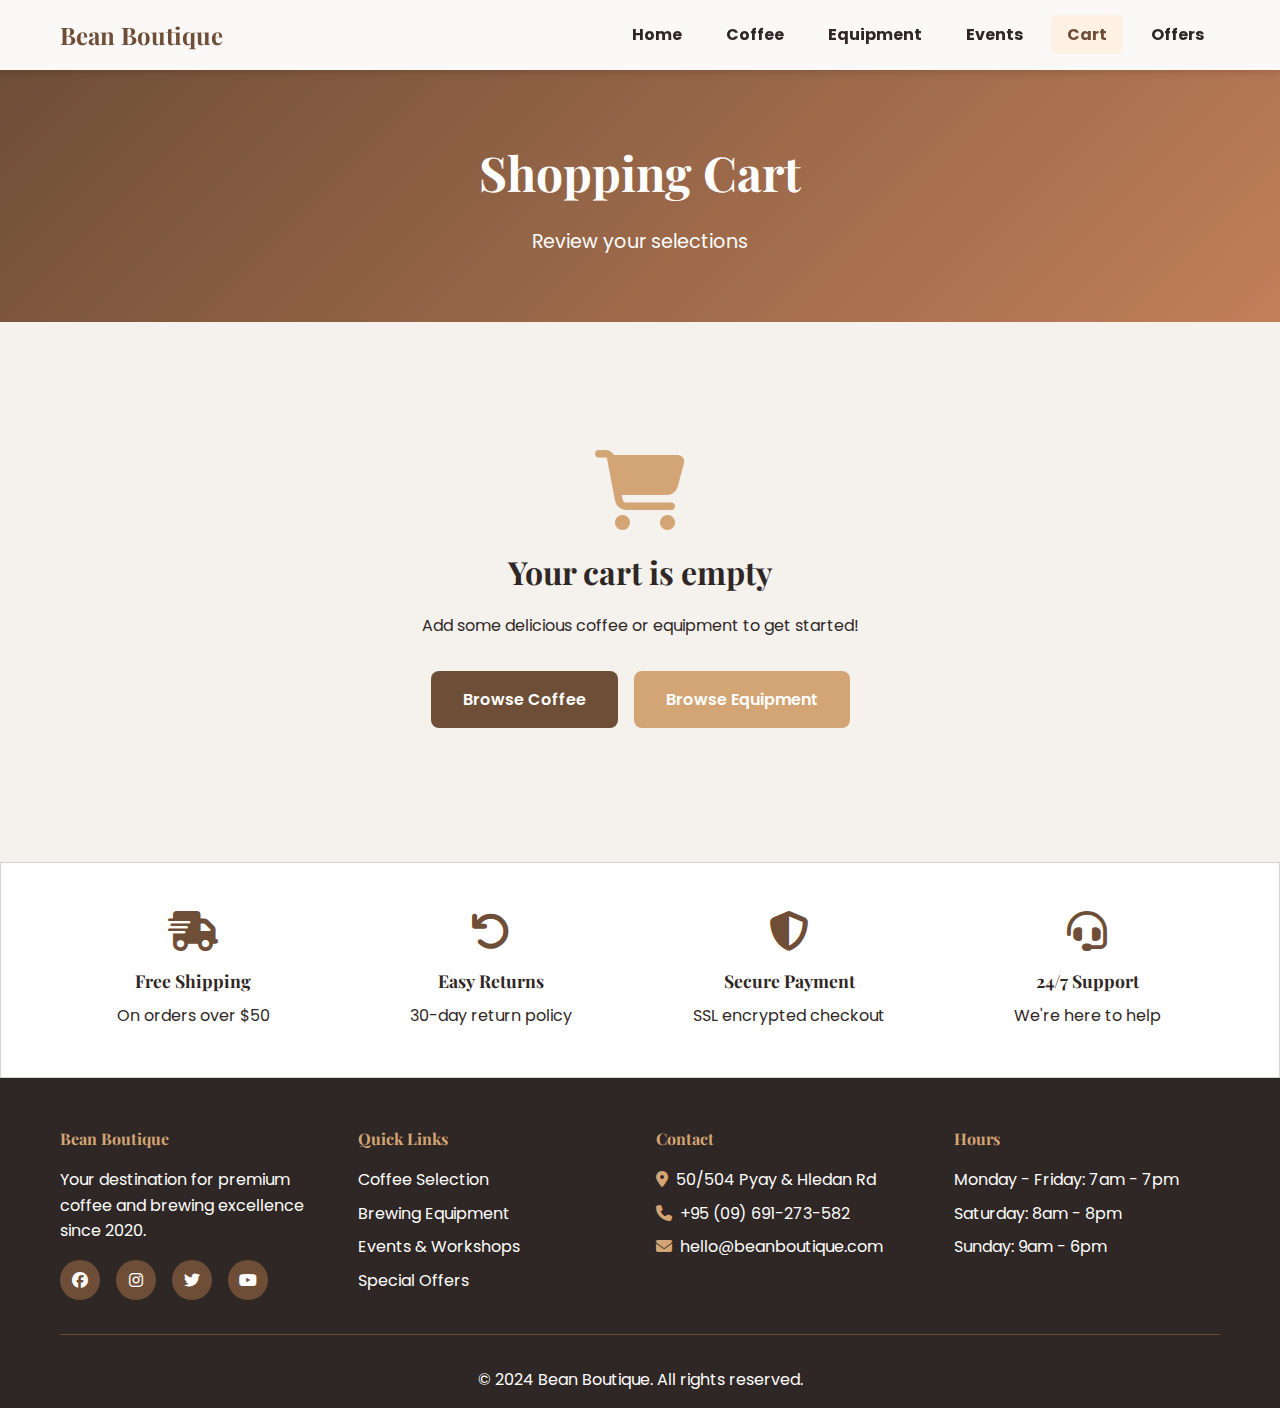
<file: cart.html>
<!DOCTYPE html>
<html lang="en">

<head>
    <meta charset="UTF-8">
    <meta name="viewport" content="width=device-width, initial-scale=1.0">
    <title>Shopping Cart - Bean Boutique</title>
    <link rel="stylesheet" href="styles.css">
    <link rel="stylesheet" href="https://cdnjs.cloudflare.com/ajax/libs/font-awesome/6.4.0/css/all.min.css">
    <link
        href="https://fonts.googleapis.com/css2?family=Playfair+Display:wght@400;700&family=Poppins:wght@300;400;600&display=swap"
        rel="stylesheet">
</head>

<body>
    <nav class="navbar">
        <div class="nav-container">
            <div class="logo">
                <span><a href="index.html">Bean Boutique</a></span>
            </div>
            <ul class="nav-menu">
                <li><a href="index.html">Home</a></li>
                <li><a href="coffee.html">Coffee</a></li>
                <li><a href="equipment.html">Equipment</a></li>
                <li><a href="events.html">Events</a></li>
                <li><a href="cart.html" class="active">Cart</a></li>
                <li><a href="offers.html">Offers</a></li>
            </ul>
            <div class="hamburger">
                <span></span>
                <span></span>
                <span></span>
            </div>
        </div>
    </nav>

    <header class="page-header">
        <div class="container">
            <h1>Shopping Cart</h1>
            <p>Review your selections</p>
        </div>
    </header>

    <section class="cart-section">
        <div class="container">
            <div class="cart-empty" id="emptyCart">
                <i class="fas fa-shopping-cart"></i>
                <h3>Your cart is empty</h3>
                <p>Add some delicious coffee or equipment to get started!</p>
                <div class="cart-empty-links">
                    <a href="coffee.html" class="btn">Browse Coffee</a>
                    <a href="equipment.html" class="btn btn-secondary">Browse Equipment</a>
                </div>
            </div>
            <div class="cart-container">
                <div class="cart-items" id="cartItems">
                </div>
                <div class="cart-summary" id="cartSummary">
                    <h3>Order Summary</h3>
                    <div class="summary-row">
                        <span>Subtotal:</span>
                        <span id="subtotal">$0.00</span>
                    </div>
                    <div class="summary-row">
                        <span>Shipping:</span>
                        <span id="shipping">$5.99</span>
                    </div>
                    <div class="summary-row">
                        <span>Tax (10%):</span>
                        <span id="tax">$0.00</span>
                    </div>
                    <div class="summary-divider"></div>
                    <div class="summary-row summary-total">
                        <span>Total:</span>
                        <span id="total">$0.00</span>
                    </div>
                    <button class="btn btn-checkout">Proceed to Checkout</button>
                    <p class="checkout-note"><i class="fas fa-lock"></i> Secure checkout - Coming soon!</p>
                    <a href="coffee.html" class="continue-shopping">Continue Shopping</a>
                </div>
            </div>
        </div>
    </section>

    <section class="cart-features">
        <div class="container">
            <div class="features-grid">
                <div class="feature-item">
                    <i class="fas fa-shipping-fast"></i>
                    <h4>Free Shipping</h4>
                    <p>On orders over $50</p>
                </div>
                <div class="feature-item">
                    <i class="fas fa-undo"></i>
                    <h4>Easy Returns</h4>
                    <p>30-day return policy</p>
                </div>
                <div class="feature-item">
                    <i class="fas fa-shield-alt"></i>
                    <h4>Secure Payment</h4>
                    <p>SSL encrypted checkout</p>
                </div>
                <div class="feature-item">
                    <i class="fas fa-headset"></i>
                    <h4>24/7 Support</h4>
                    <p>We're here to help</p>
                </div>
            </div>
        </div>
    </section>

    <footer class="footer">
        <div class="container">
            <div class="footer-grid">
                <div class="footer-col">
                    <h4>Bean Boutique</h4>
                    <p>Your destination for premium coffee and brewing excellence since 2020.</p>
                    <div class="social-icons">
                        <a href="#"><i class="fab fa-facebook"></i></a>
                        <a href="#"><i class="fab fa-instagram"></i></a>
                        <a href="#"><i class="fab fa-twitter"></i></a>
                        <a href="#"><i class="fab fa-youtube"></i></a>
                    </div>
                </div>
                <div class="footer-col">
                    <h4>Quick Links</h4>
                    <ul>
                        <li><a href="coffee.html">Coffee Selection</a></li>
                        <li><a href="equipment.html">Brewing Equipment</a></li>
                        <li><a href="events.html">Events & Workshops</a></li>
                        <li><a href="offers.html">Special Offers</a></li>
                    </ul>
                </div>
                <div class="footer-col">
                    <h4>Contact</h4>
                    <ul>
                        <li><i class="fas fa-map-marker-alt"></i>50/504 Pyay & Hledan Rd</li>
                        <li><i class="fas fa-phone"></i>+95 (09) 691-273-582</li>
                        <li><i class="fas fa-envelope"></i>hello@beanboutique.com</li>
                    </ul>
                </div>
                <div class="footer-col">
                    <h4>Hours</h4>
                    <ul>
                        <li>Monday - Friday: 7am - 7pm</li>
                        <li>Saturday: 8am - 8pm</li>
                        <li>Sunday: 9am - 6pm</li>
                    </ul>
                </div>
            </div>
            <div class="footer-bottom">
                <p>&copy; 2024 Bean Boutique. All rights reserved.</p>
            </div>
        </div>
    </footer>

    <script src="script.js"></script>
</body>

</html>
</file>
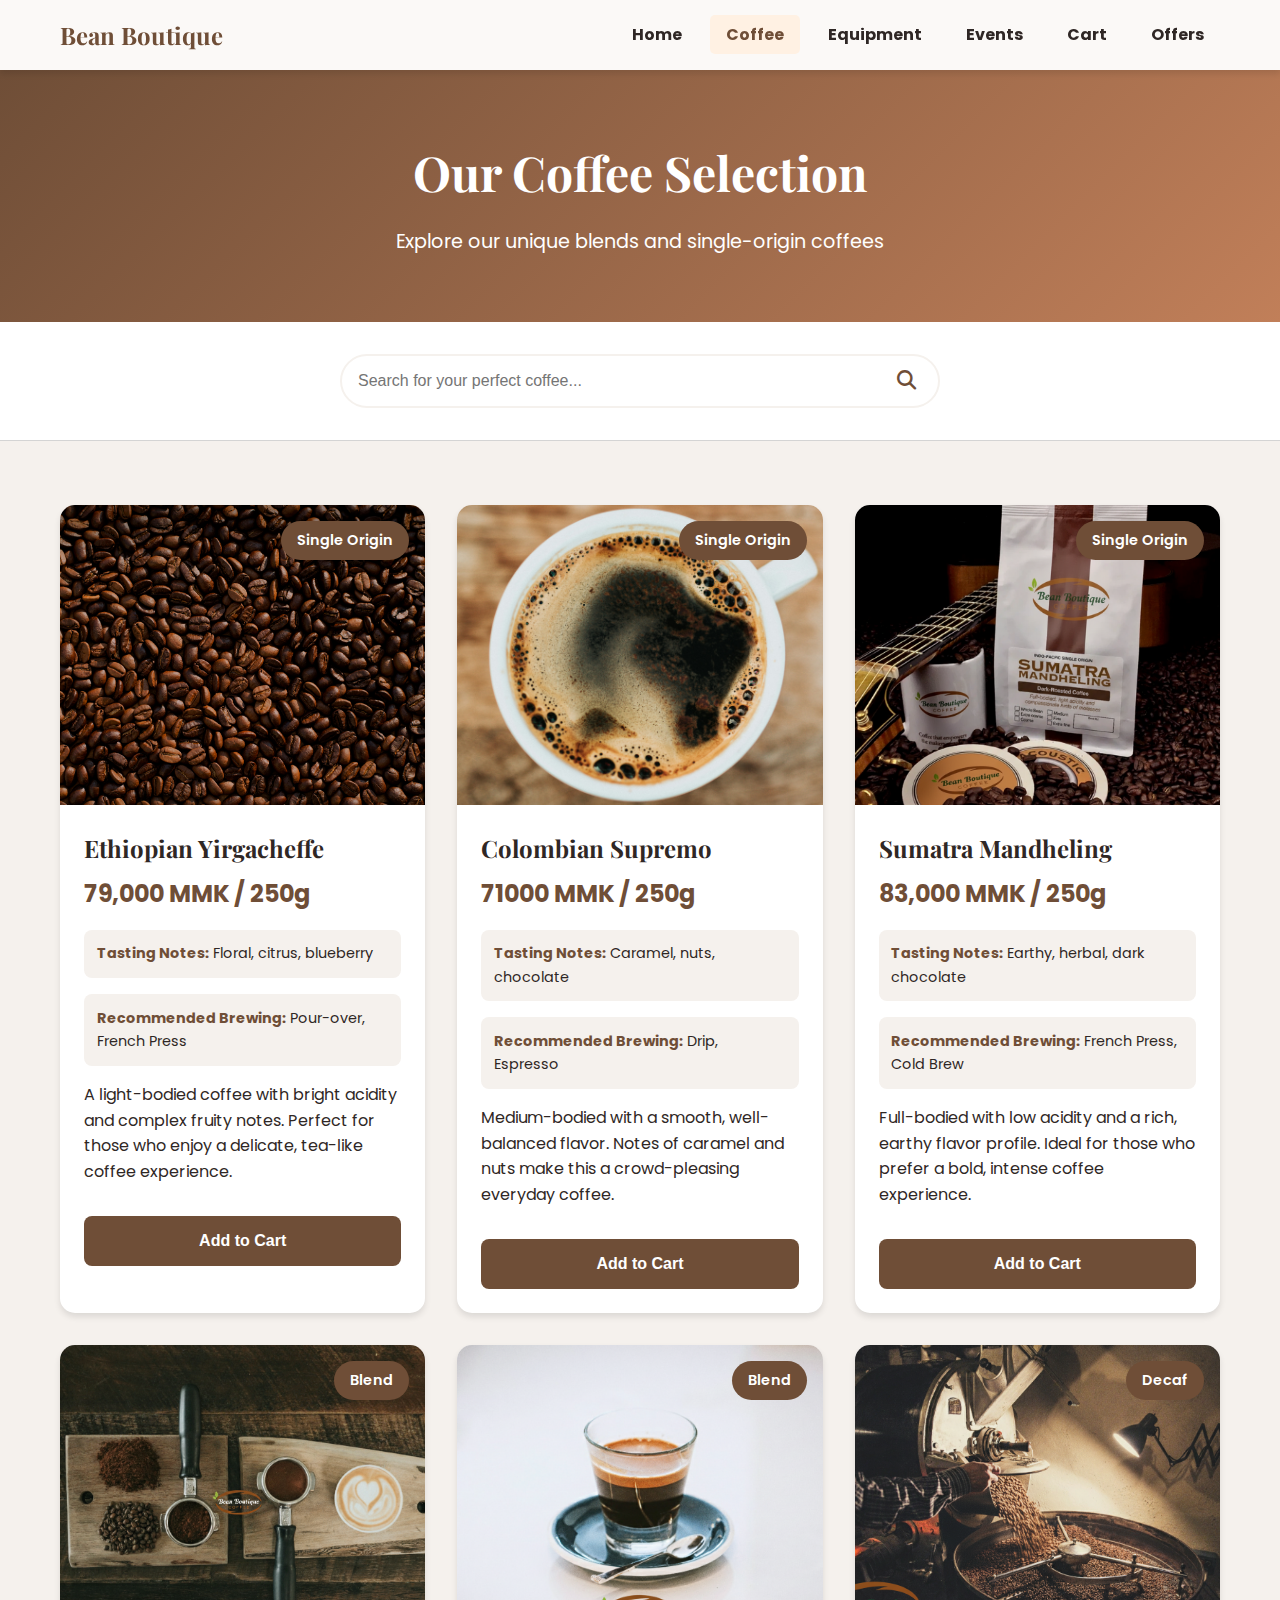
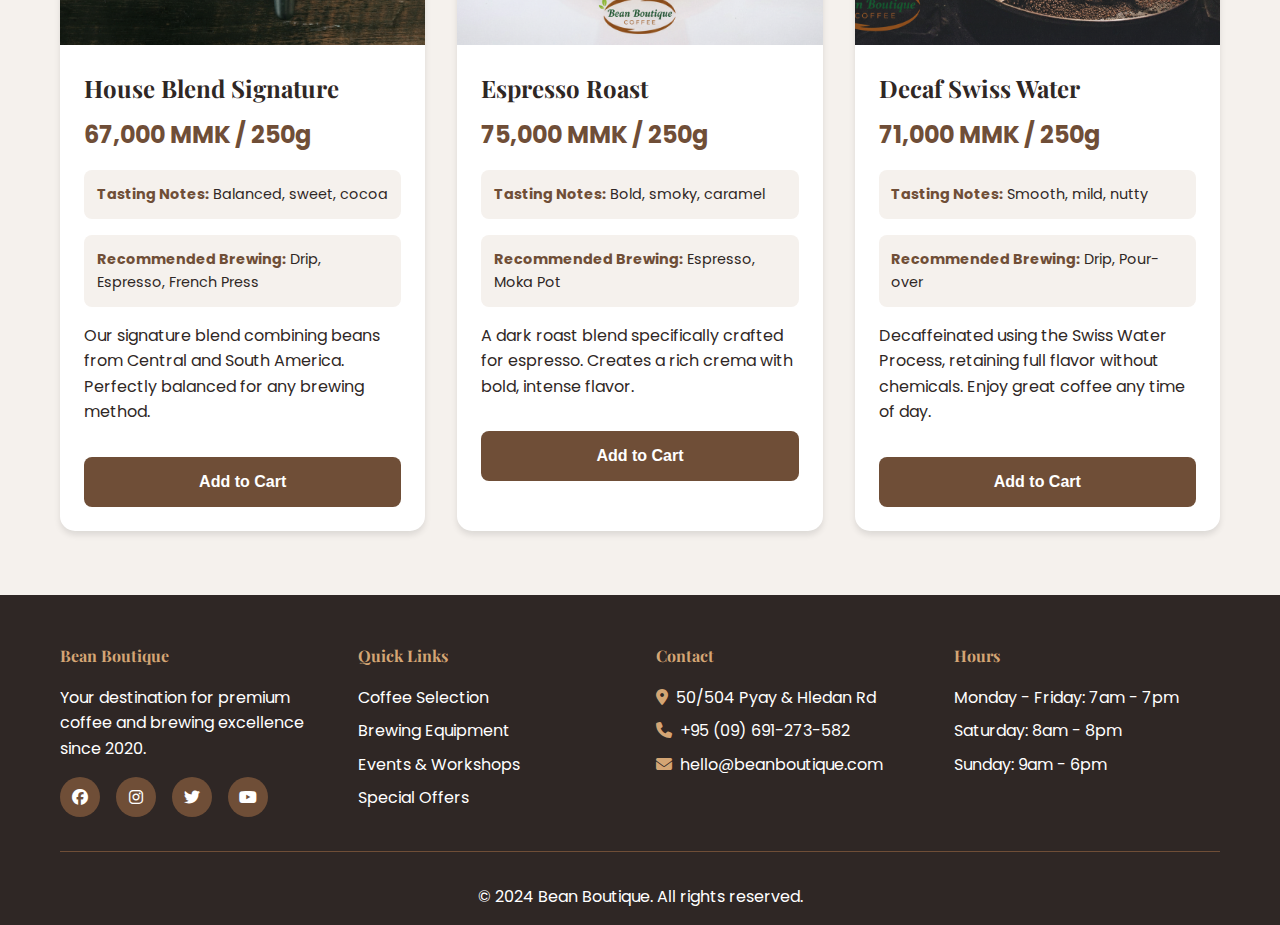
<file: coffee.html>
<!DOCTYPE html>
<html lang="en">

<head>
    <meta charset="UTF-8">
    <meta name="viewport" content="width=device-width, initial-scale=1.0">
    <title>Coffee Selection - Bean Boutique</title>
    <link rel="stylesheet" href="styles.css">
    <link rel="stylesheet" href="https://cdnjs.cloudflare.com/ajax/libs/font-awesome/6.4.0/css/all.min.css">
    <link
        href="https://fonts.googleapis.com/css2?family=Playfair+Display:wght@400;700&family=Poppins:wght@300;400;600&display=swap"
        rel="stylesheet">
</head>

<body>
    <nav class="navbar">
        <div class="nav-container">
            <div class="logo">
                <span><a href="index.html">Bean Boutique</a></span>
            </div>
            <ul class="nav-menu">
                <li><a href="index.html">Home</a></li>
                <li><a href="coffee.html" class="active">Coffee</a></li>
                <li><a href="equipment.html">Equipment</a></li>
                <li><a href="events.html">Events</a></li>
                <li><a href="cart.html">Cart <span class="cart-badge">0</span></a></li>
                <li><a href="offers.html">Offers</a></li>
            </ul>
            <div class="hamburger">
                <span></span>
                <span></span>
                <span></span>
            </div>
        </div>
    </nav>

    <header class="page-header">
        <div class="container">
            <h1>Our Coffee Selection</h1>
            <p>Explore our unique blends and single-origin coffees</p>
        </div>
    </header>

    <div class="search-section">
        <div class="container">
            <div class="search-box">
                <input type="text" id="searchInput" placeholder="Search for your perfect coffee...">
                <i class="fas fa-search"></i>
            </div>
        </div>
    </div>

    <section class="coffee-catalogue">
        <div class="container">
            <div class="catalogue-grid">
                <div class="product-card" data-name="ethiopian yirgacheffe">
                    <div class="product-image">
                        <img src="./img/coffee1.jpg"
                            alt="Ethiopian Yirgacheffe">
                        <div class="product-badge">Single Origin</div>
                    </div>
                    <div class="product-info">
                        <h3>Ethiopian Yirgacheffe</h3>
                        <p class="coffee-price">79,000 MMK / 250g</p>
                        <div class="tasting-notes">
                            <strong>Tasting Notes:</strong> Floral, citrus, blueberry
                        </div>
                        <div class="brewing-method">
                            <strong>Recommended Brewing:</strong> Pour-over, French Press
                        </div>
                        <p class="description">A light-bodied coffee with bright acidity and complex fruity notes.
                            Perfect for those who enjoy a delicate, tea-like coffee experience.</p>
                        <button class="btn add-to-cart" data-product="Ethiopian Yirgacheffe" data-price="79000">Add to
                            Cart</button>
                    </div>
                </div>

                <div class="product-card" data-name="colombian supremo">
                    <div class="product-image">
                        <img src="./img/coffee2.jpg"
                            alt="Colombian Supremo">
                        <div class="product-badge">Single Origin</div>
                    </div>
                    <div class="product-info">
                        <h3>Colombian Supremo</h3>
                        <p class="coffee-price">71000 MMK / 250g</p>
                        <div class="tasting-notes">
                            <strong>Tasting Notes:</strong> Caramel, nuts, chocolate
                        </div>
                        <div class="brewing-method">
                            <strong>Recommended Brewing:</strong> Drip, Espresso
                        </div>
                        <p class="description">Medium-bodied with a smooth, well-balanced flavor. Notes of caramel and
                            nuts make this a crowd-pleasing everyday coffee.</p>
                        <button class="btn add-to-cart" data-product="Colombian Supremo" data-price="71000">Add to
                            Cart</button>
                    </div>
                </div>

                <div class="product-card" data-name="sumatra mandheling">
                    <div class="product-image">
                        <img src="./img/coffee3.jpg"
                            alt="Sumatra Mandheling">
                        <div class="product-badge">Single Origin</div>
                    </div>
                    <div class="product-info">
                        <h3>Sumatra Mandheling</h3>
                        <p class="coffee-price">83,000 MMK / 250g</p>
                        <div class="tasting-notes">
                            <strong>Tasting Notes:</strong> Earthy, herbal, dark chocolate
                        </div>
                        <div class="brewing-method">
                            <strong>Recommended Brewing:</strong> French Press, Cold Brew
                        </div>
                        <p class="description">Full-bodied with low acidity and a rich, earthy flavor profile. Ideal for
                            those who prefer a bold, intense coffee experience.</p>
                        <button class="btn add-to-cart" data-product="Sumatra Mandheling" data-price="83000">Add to
                            Cart</button>
                    </div>
                </div>

                <div class="product-card" data-name="house blend signature">
                    <div class="product-image">
                        <img src="./img/coffee4.jpg"
                            alt="House Blend Signature">
                        <div class="product-badge">Blend</div>
                    </div>
                    <div class="product-info">
                        <h3>House Blend Signature</h3>
                        <p class="coffee-price">67,000 MMK / 250g</p>
                        <div class="tasting-notes">
                            <strong>Tasting Notes:</strong> Balanced, sweet, cocoa
                        </div>
                        <div class="brewing-method">
                            <strong>Recommended Brewing:</strong> Drip, Espresso, French Press
                        </div>
                        <p class="description">Our signature blend combining beans from Central and South America.
                            Perfectly balanced for any brewing method.</p>
                        <button class="btn add-to-cart" data-product="House Blend Signature" data-price="67000">Add to
                            Cart</button>
                    </div>
                </div>

                <div class="product-card" data-name="espresso roast">
                    <div class="product-image">
                        <img src="./img/coffee5.jpg"
                            alt="Espresso Roast">
                        <div class="product-badge">Blend</div>
                    </div>
                    <div class="product-info">
                        <h3>Espresso Roast</h3>
                        <p class="coffee-price">75,000 MMK / 250g</p>
                        <div class="tasting-notes">
                            <strong>Tasting Notes:</strong> Bold, smoky, caramel
                        </div>
                        <div class="brewing-method">
                            <strong>Recommended Brewing:</strong> Espresso, Moka Pot
                        </div>
                        <p class="description">A dark roast blend specifically crafted for espresso. Creates a rich
                            crema with bold, intense flavor.</p>
                        <button class="btn add-to-cart" data-product="Espresso Roast" data-price="75000">Add to
                            Cart</button>
                    </div>
                </div>

                <div class="product-card" data-name="decaf swiss water">
                    <div class="product-image">
                        <img src="./img/coffee6.jpg"
                            alt="Decaf Swiss Water">
                        <div class="product-badge">Decaf</div>
                    </div>
                    <div class="product-info">
                        <h3>Decaf Swiss Water</h3>
                        <p class="coffee-price">71,000 MMK / 250g</p>
                        <div class="tasting-notes">
                            <strong>Tasting Notes:</strong> Smooth, mild, nutty
                        </div>
                        <div class="brewing-method">
                            <strong>Recommended Brewing:</strong> Drip, Pour-over
                        </div>
                        <p class="description">Decaffeinated using the Swiss Water Process, retaining full flavor
                            without chemicals. Enjoy great coffee any time of day.</p>
                        <button class="btn add-to-cart" data-product="Decaf Swiss Water" data-price="71000">Add to
                            Cart</button>
                    </div>
                </div>
            </div>
        </div>
    </section>

    <footer class="footer">
        <div class="container">
            <div class="footer-grid">
                <div class="footer-col">
                    <h4>Bean Boutique</h4>
                    <p>Your destination for premium coffee and brewing excellence since 2020.</p>
                    <div class="social-icons">
                        <a href="#"><i class="fab fa-facebook"></i></a>
                        <a href="#"><i class="fab fa-instagram"></i></a>
                        <a href="#"><i class="fab fa-twitter"></i></a>
                        <a href="#"><i class="fab fa-youtube"></i></a>
                    </div>
                </div>
                <div class="footer-col">
                    <h4>Quick Links</h4>
                    <ul>
                        <li><a href="coffee.html">Coffee Selection</a></li>
                        <li><a href="equipment.html">Brewing Equipment</a></li>
                        <li><a href="events.html">Events & Workshops</a></li>
                        <li><a href="offers.html">Special Offers</a></li>
                    </ul>
                </div>
                <div class="footer-col">
                    <h4>Contact</h4>
                    <ul>
                        <li><i class="fas fa-map-marker-alt"></i>50/504 Pyay & Hledan Rd</li>
                        <li><i class="fas fa-phone"></i>+95 (09) 691-273-582</li>
                        <li><i class="fas fa-envelope"></i>hello@beanboutique.com</li>
                    </ul>
                </div>
                <div class="footer-col">
                    <h4>Hours</h4>
                    <ul>
                        <li>Monday - Friday: 7am - 7pm</li>
                        <li>Saturday: 8am - 8pm</li>
                        <li>Sunday: 9am - 6pm</li>
                    </ul>
                </div>
            </div>
            <div class="footer-bottom">
                <p>&copy; 2024 Bean Boutique. All rights reserved.</p>
            </div>
        </div>
    </footer>

    <script src="script.js"></script>
</body>

</html>
</file>
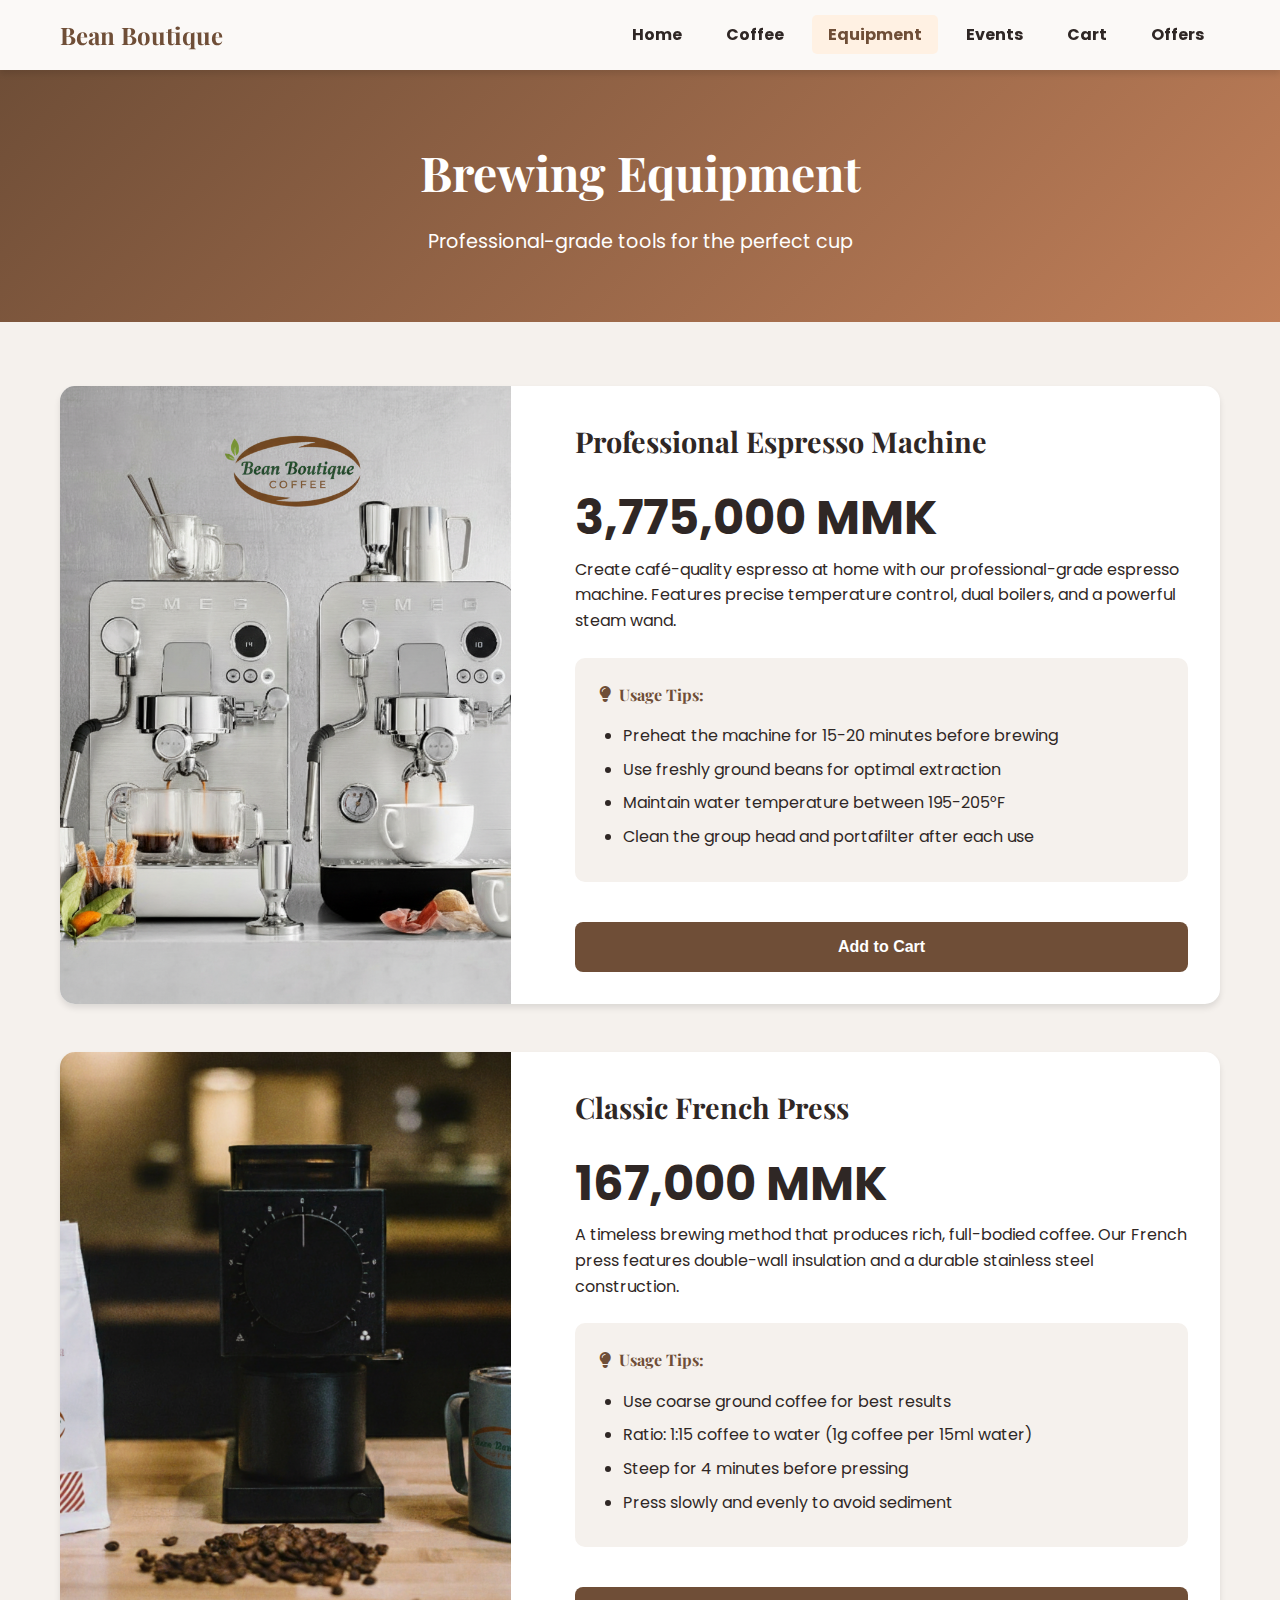
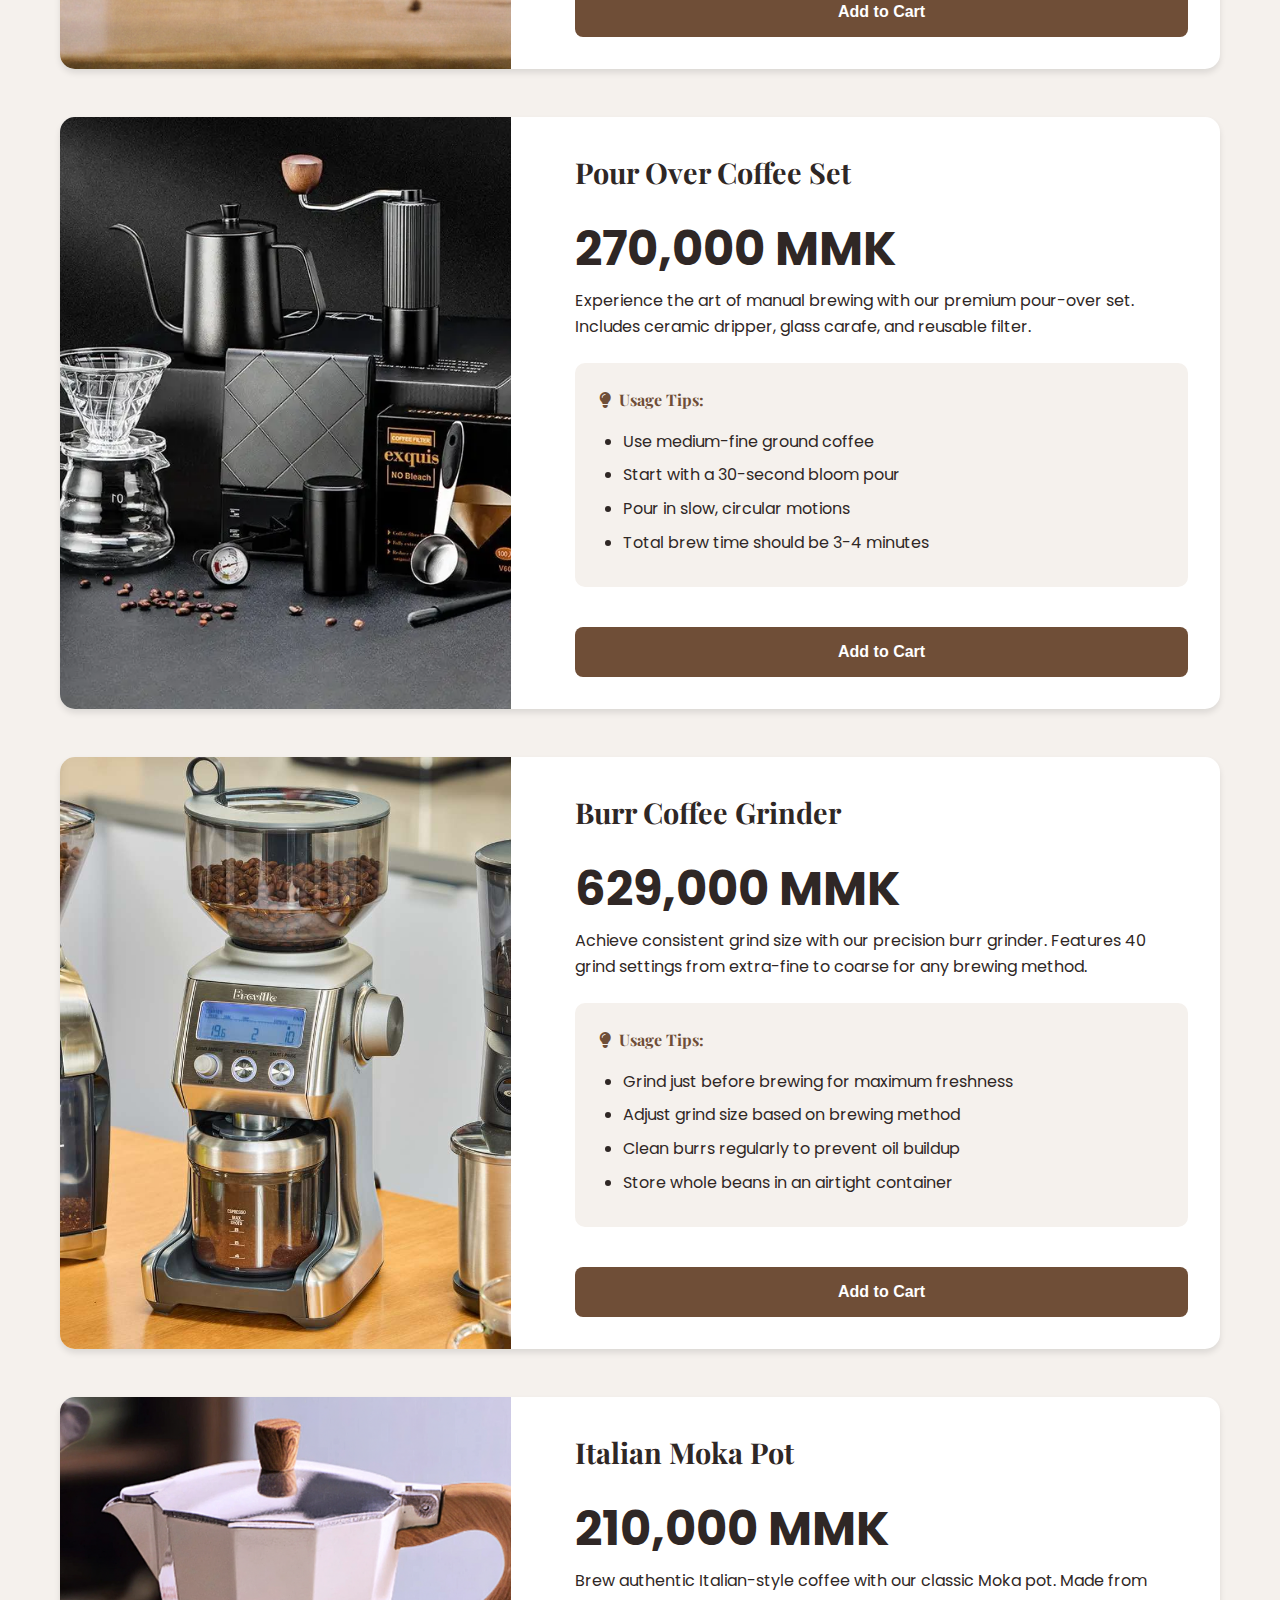
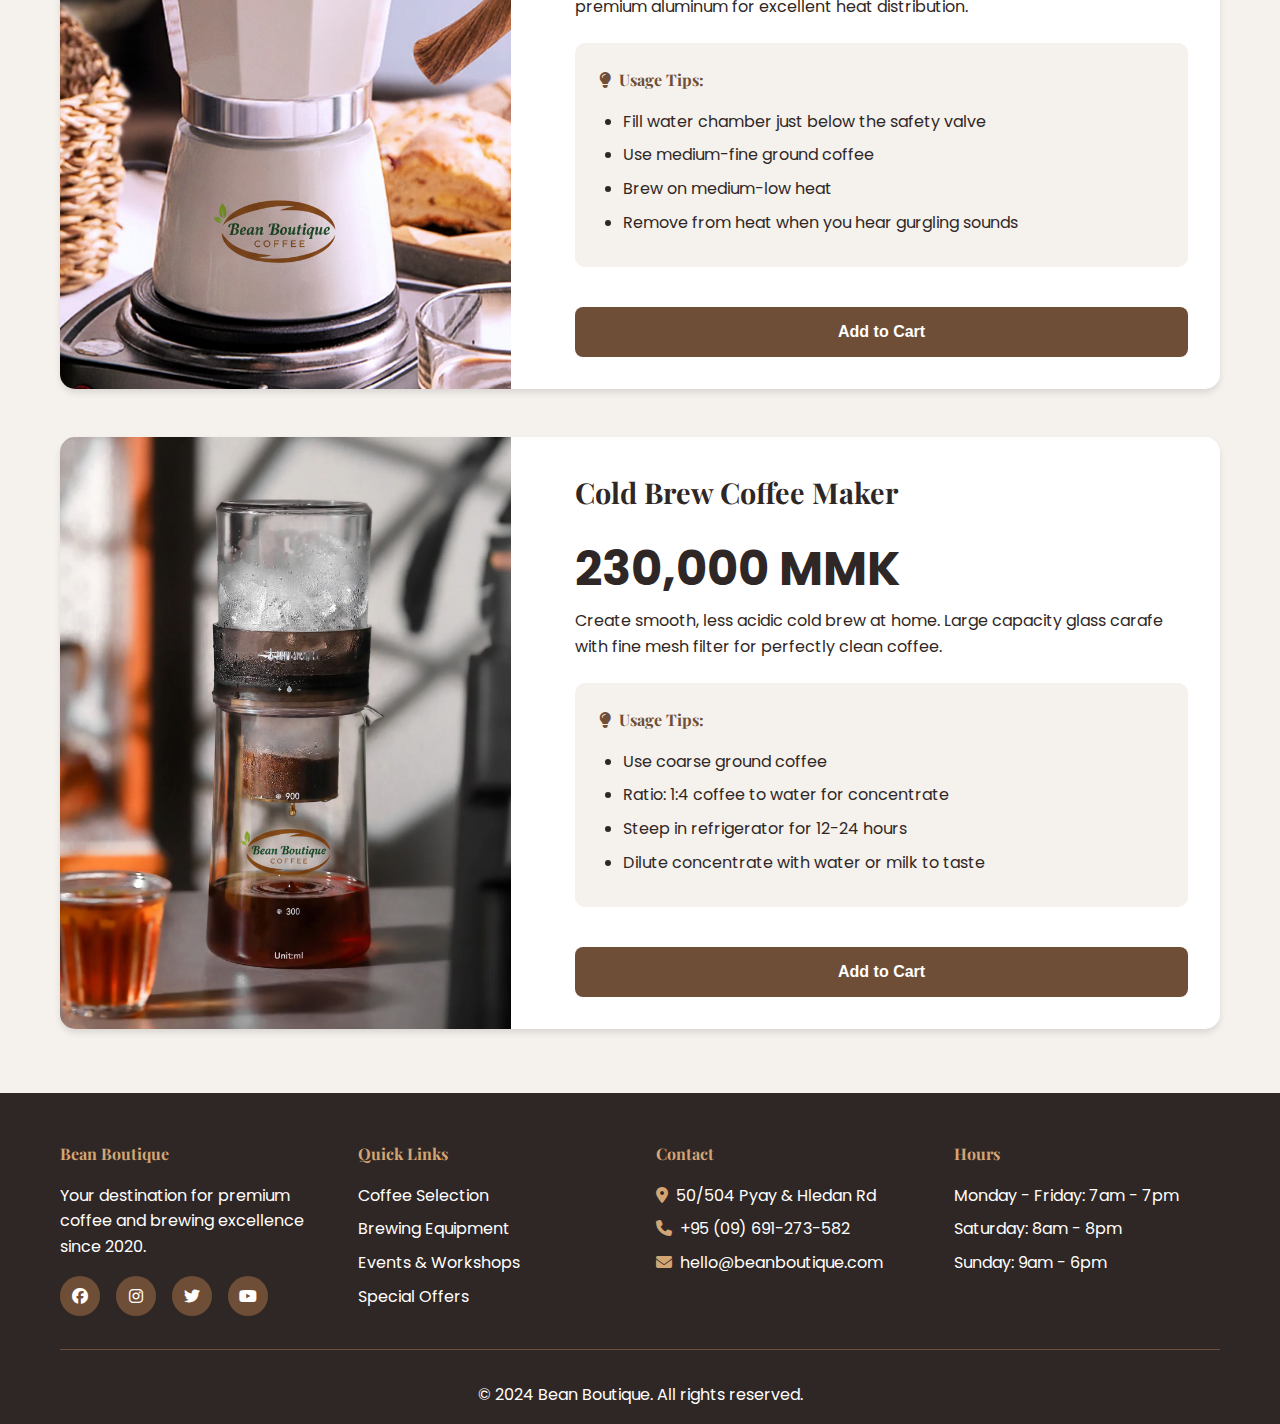
<file: equipment.html>
<!DOCTYPE html>
<html lang="en">
<head>
    <meta charset="UTF-8">
    <meta name="viewport" content="width=device-width, initial-scale=1.0">
    <title>Brewing Equipment - Bean Boutique</title>
    <link rel="stylesheet" href="styles.css">
    <link rel="stylesheet" href="https://cdnjs.cloudflare.com/ajax/libs/font-awesome/6.4.0/css/all.min.css">
    <link href="https://fonts.googleapis.com/css2?family=Playfair+Display:wght@400;700&family=Poppins:wght@300;400;600&display=swap" rel="stylesheet">
</head>
<body>
    <nav class="navbar">
        <div class="nav-container">
            <div class="logo">
                <span><a href="index.html">Bean Boutique</a></span>
            </div>
            <ul class="nav-menu">
                <li><a href="index.html">Home</a></li>
                <li><a href="coffee.html">Coffee</a></li>
                <li><a href="equipment.html" class="active">Equipment</a></li>
                <li><a href="events.html">Events</a></li>
                <li><a href="cart.html">Cart</a></li>
                <li><a href="offers.html">Offers</a></li>
            </ul>
            <div class="hamburger">
                <span></span>
                <span></span>
                <span></span>
            </div>
        </div>
    </nav>

    <header class="page-header">
        <div class="container">
            <h1>Brewing Equipment</h1>
            <p>Professional-grade tools for the perfect cup</p>
        </div>
    </header>

    <section class="equipment-section">
        <div class="container">
            <div class="equipment-grid">
                <div class="equipment-card">
                    <div class="equipment-image">
                        <img src="./img/equipment1.jpg" alt="Espresso Machine">
                    </div>
                    <div class="equipment-info">
                        <h3>Professional Espresso Machine</h3>
                        <p class="price">3,775,000 MMK</p>
                        <div class="equipment-description">
                            <p>Create café-quality espresso at home with our professional-grade espresso machine. Features precise temperature control, dual boilers, and a powerful steam wand.</p>
                        </div>
                        <div class="usage-tips">
                            <h4><i class="fas fa-lightbulb"></i> Usage Tips:</h4>
                            <ul>
                                <li>Preheat the machine for 15-20 minutes before brewing</li>
                                <li>Use freshly ground beans for optimal extraction</li>
                                <li>Maintain water temperature between 195-205°F</li>
                                <li>Clean the group head and portafilter after each use</li>
                            </ul>
                        </div>
                        <button class="btn add-to-cart" data-product="Professional Espresso Machine" data-price="3775000">Add to Cart</button>
                    </div>
                </div>

                <div class="equipment-card">
                    <div class="equipment-image">
                        <img src="./img/equipment2.jpg" alt="French Press">
                    </div>
                    <div class="equipment-info">
                        <h3>Classic French Press</h3>
                        <p class="price">167,000 MMK</p>
                        <div class="equipment-description">
                            <p>A timeless brewing method that produces rich, full-bodied coffee. Our French press features double-wall insulation and a durable stainless steel construction.</p>
                        </div>
                        <div class="usage-tips">
                            <h4><i class="fas fa-lightbulb"></i> Usage Tips:</h4>
                            <ul>
                                <li>Use coarse ground coffee for best results</li>
                                <li>Ratio: 1:15 coffee to water (1g coffee per 15ml water)</li>
                                <li>Steep for 4 minutes before pressing</li>
                                <li>Press slowly and evenly to avoid sediment</li>
                            </ul>
                        </div>
                        <button class="btn add-to-cart" data-product="Classic French Press" data-price="167000">Add to Cart</button>
                    </div>
                </div>

                <div class="equipment-card">
                    <div class="equipment-image">
                        <img src="./img/equipment3.jpg" alt="Pour Over Set">
                    </div>
                    <div class="equipment-info">
                        <h3>Pour Over Coffee Set</h3>
                        <p class="price">270,000 MMK</p>
                        <div class="equipment-description">
                            <p>Experience the art of manual brewing with our premium pour-over set. Includes ceramic dripper, glass carafe, and reusable filter.</p>
                        </div>
                        <div class="usage-tips">
                            <h4><i class="fas fa-lightbulb"></i> Usage Tips:</h4>
                            <ul>
                                <li>Use medium-fine ground coffee</li>
                                <li>Start with a 30-second bloom pour</li>
                                <li>Pour in slow, circular motions</li>
                                <li>Total brew time should be 3-4 minutes</li>
                            </ul>
                        </div>
                        <button class="btn add-to-cart" data-product="Pour Over Coffee Set" data-price="270000">Add to Cart</button>
                    </div>
                </div>

                <div class="equipment-card">
                    <div class="equipment-image">
                        <img src="./img/equipment4.jpg" alt="Coffee Grinder">
                    </div>
                    <div class="equipment-info">
                        <h3>Burr Coffee Grinder</h3>
                        <p class="price">629,000 MMK</p>
                        <div class="equipment-description">
                            <p>Achieve consistent grind size with our precision burr grinder. Features 40 grind settings from extra-fine to coarse for any brewing method.</p>
                        </div>
                        <div class="usage-tips">
                            <h4><i class="fas fa-lightbulb"></i> Usage Tips:</h4>
                            <ul>
                                <li>Grind just before brewing for maximum freshness</li>
                                <li>Adjust grind size based on brewing method</li>
                                <li>Clean burrs regularly to prevent oil buildup</li>
                                <li>Store whole beans in an airtight container</li>
                            </ul>
                        </div>
                        <button class="btn add-to-cart" data-product="Burr Coffee Grinder" data-price="629000">Add to Cart</button>
                    </div>
                </div>

                <div class="equipment-card">
                    <div class="equipment-image">
                        <img src="./img/equipment5.jpg" alt="Moka Pot">
                    </div>
                    <div class="equipment-info">
                        <h3>Italian Moka Pot</h3>
                        <p class="price">210,000 MMK</p>
                        <div class="equipment-description">
                            <p>Brew authentic Italian-style coffee with our classic Moka pot. Made from premium aluminum for excellent heat distribution.</p>
                        </div>
                        <div class="usage-tips">
                            <h4><i class="fas fa-lightbulb"></i> Usage Tips:</h4>
                            <ul>
                                <li>Fill water chamber just below the safety valve</li>
                                <li>Use medium-fine ground coffee</li>
                                <li>Brew on medium-low heat</li>
                                <li>Remove from heat when you hear gurgling sounds</li>
                            </ul>
                        </div>
                        <button class="btn add-to-cart" data-product="Italian Moka Pot" data-price="210000">Add to Cart</button>
                    </div>
                </div>

                <div class="equipment-card">
                    <div class="equipment-image">
                        <img src="./img/equipment6.jpg" alt="Cold Brew Maker">
                    </div>
                    <div class="equipment-info">
                        <h3>Cold Brew Coffee Maker</h3>
                        <p class="price">230,000 MMK</p>
                        <div class="equipment-description">
                            <p>Create smooth, less acidic cold brew at home. Large capacity glass carafe with fine mesh filter for perfectly clean coffee.</p>
                        </div>
                        <div class="usage-tips">
                            <h4><i class="fas fa-lightbulb"></i> Usage Tips:</h4>
                            <ul>
                                <li>Use coarse ground coffee</li>
                                <li>Ratio: 1:4 coffee to water for concentrate</li>
                                <li>Steep in refrigerator for 12-24 hours</li>
                                <li>Dilute concentrate with water or milk to taste</li>
                            </ul>
                        </div>
                        <button class="btn add-to-cart" data-product="Cold Brew Coffee Maker" data-price="230000">Add to Cart</button>
                    </div>
                </div>
            </div>
        </div>
    </section>

    <footer class="footer">
        <div class="container">
            <div class="footer-grid">
                <div class="footer-col">
                    <h4>Bean Boutique</h4>
                    <p>Your destination for premium coffee and brewing excellence since 2020.</p>
                    <div class="social-icons">
                        <a href="#"><i class="fab fa-facebook"></i></a>
                        <a href="#"><i class="fab fa-instagram"></i></a>
                        <a href="#"><i class="fab fa-twitter"></i></a>
                        <a href="#"><i class="fab fa-youtube"></i></a>
                    </div>
                </div>
                <div class="footer-col">
                    <h4>Quick Links</h4>
                    <ul>
                        <li><a href="coffee.html">Coffee Selection</a></li>
                        <li><a href="equipment.html">Brewing Equipment</a></li>
                        <li><a href="events.html">Events & Workshops</a></li>
                        <li><a href="offers.html">Special Offers</a></li>
                    </ul>
                </div>
                <div class="footer-col">
                    <h4>Contact</h4>
                    <ul>
                        <li><i class="fas fa-map-marker-alt"></i>50/504 Pyay & Hledan Rd</li>
                        <li><i class="fas fa-phone"></i>+95 (09) 691-273-582</li>
                        <li><i class="fas fa-envelope"></i>hello@beanboutique.com</li>
                    </ul>
                </div>
                <div class="footer-col">
                    <h4>Hours</h4>
                    <ul>
                        <li>Monday - Friday: 7am - 7pm</li>
                        <li>Saturday: 8am - 8pm</li>
                        <li>Sunday: 9am - 6pm</li>
                    </ul>
                </div>
            </div>
            <div class="footer-bottom">
                <p>&copy; 2024 Bean Boutique. All rights reserved.</p>
            </div>
        </div>
    </footer>

    <script src="script.js"></script>
</body>
</html>
</file>
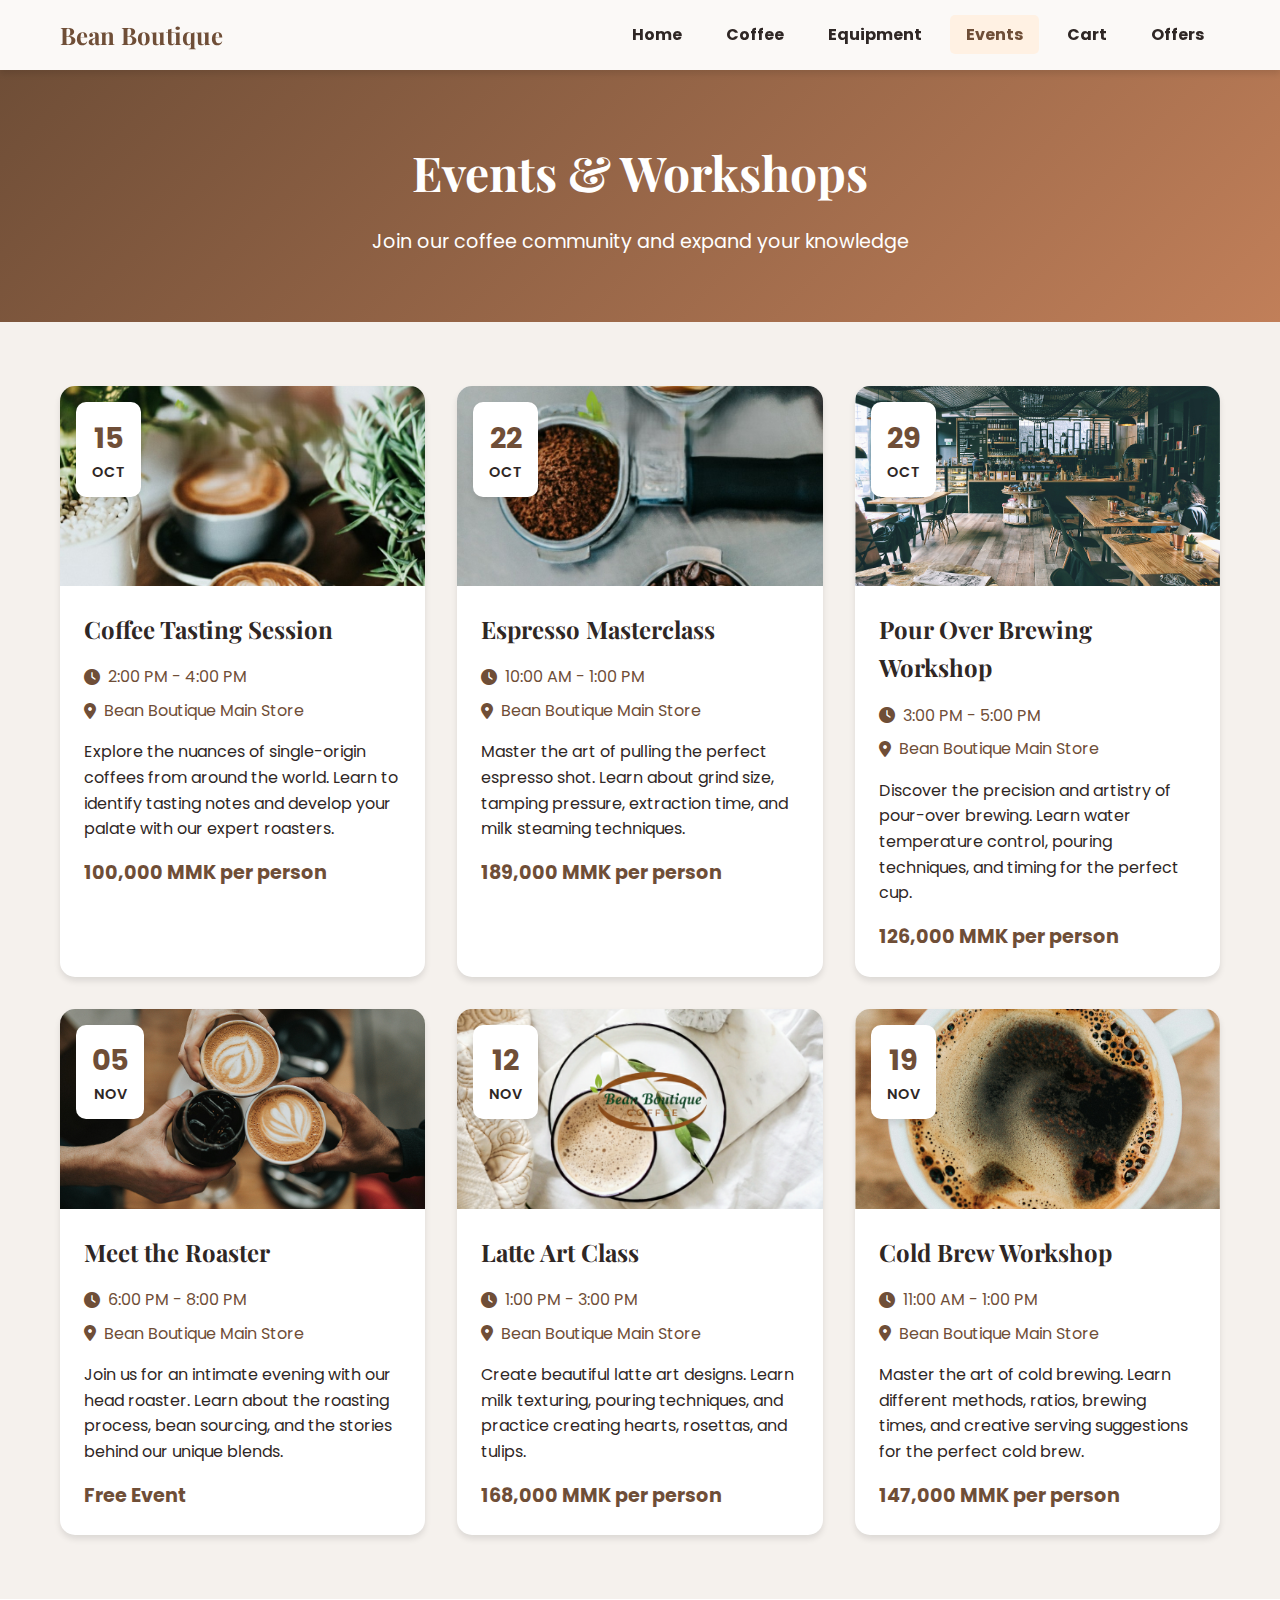
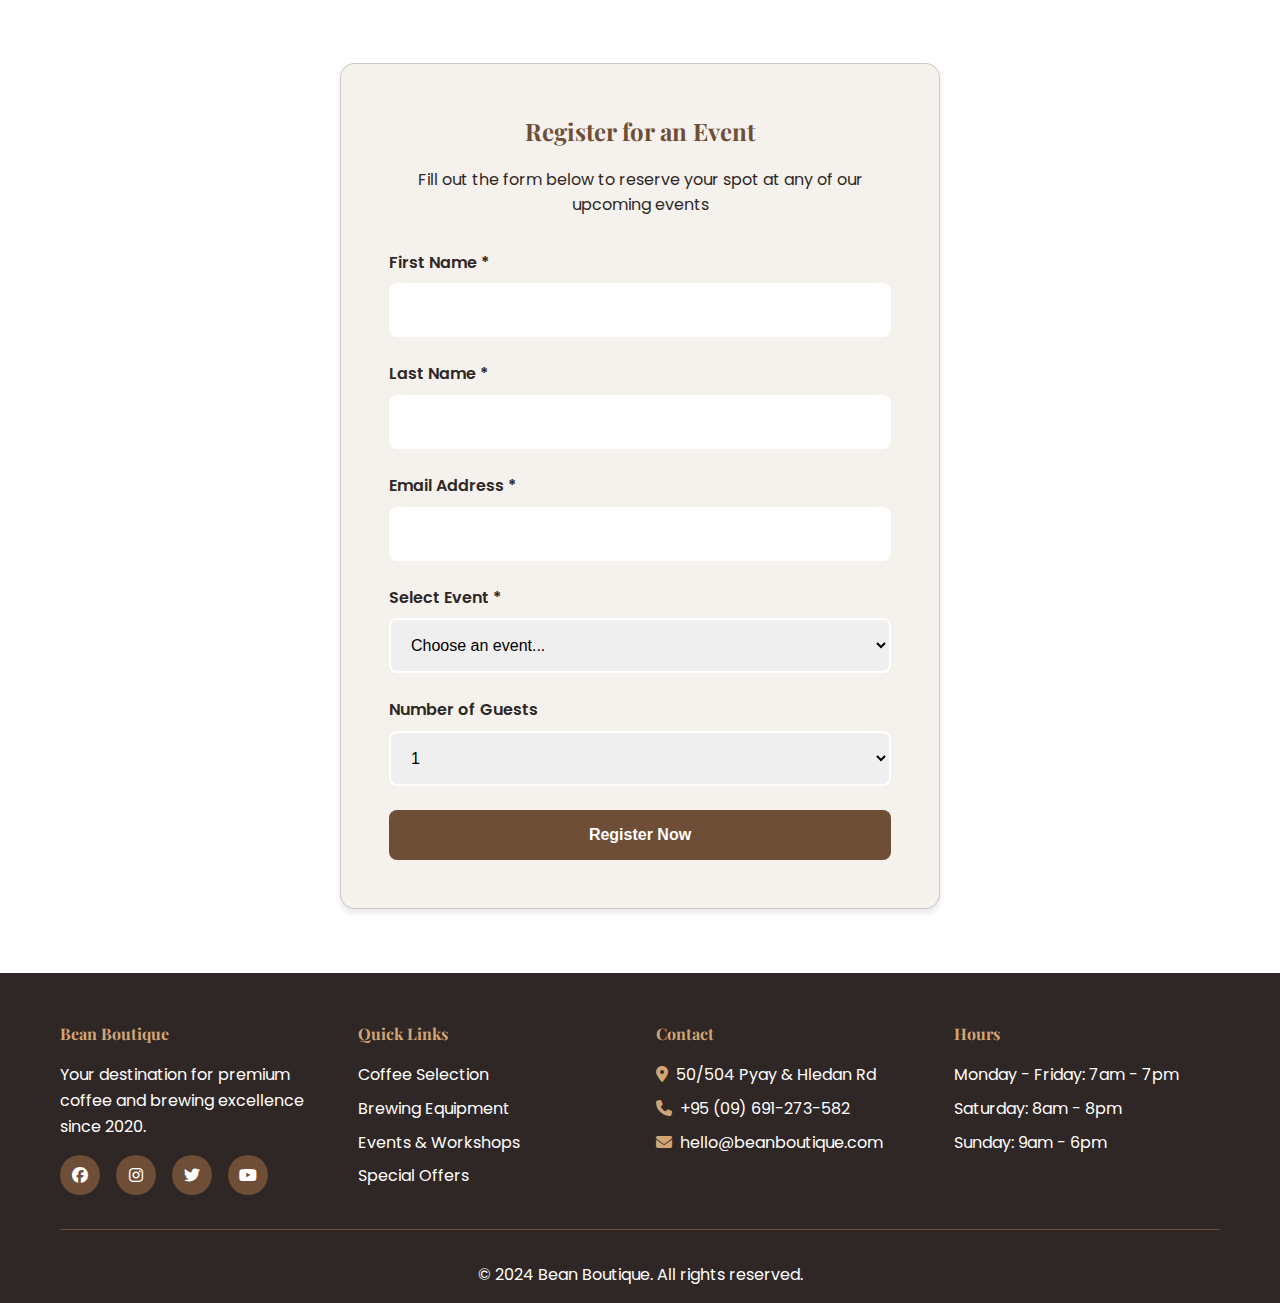
<file: events.html>
<!DOCTYPE html>
<html lang="en">
<head>
    <meta charset="UTF-8">
    <meta name="viewport" content="width=device-width, initial-scale=1.0">
    <title>Events & Workshops - Bean Boutique</title>
    <link rel="stylesheet" href="styles.css">
    <link rel="stylesheet" href="https://cdnjs.cloudflare.com/ajax/libs/font-awesome/6.4.0/css/all.min.css">
    <link href="https://fonts.googleapis.com/css2?family=Playfair+Display:wght@400;700&family=Poppins:wght@300;400;600&display=swap" rel="stylesheet">
</head>
<body>
    <nav class="navbar">
        <div class="nav-container">
            <div class="logo">
                <span><a href="index.html">Bean Boutique</a></span>
            </div>
            <ul class="nav-menu">
                <li><a href="index.html">Home</a></li>
                <li><a href="coffee.html">Coffee</a></li>
                <li><a href="equipment.html">Equipment</a></li>
                <li><a href="events.html" class="active">Events</a></li>
                <li><a href="cart.html">Cart <span class="cart-badge">0</span></a></li>
                <li><a href="offers.html">Offers</a></li>
            </ul>
            <div class="hamburger">
                <span></span>
                <span></span>
                <span></span>
            </div>
        </div>
    </nav>

    <header class="page-header">
        <div class="container">
            <h1>Events & Workshops</h1>
            <p>Join our coffee community and expand your knowledge</p>
        </div>
    </header>

    <section class="events-section">
        <div class="container">
            <div class="events-grid">
                <div class="event-card">
                    <div class="event-image">
                        <img src="./img/event1.jpg" alt="Coffee Tasting Session">
                        <div class="event-date">
                            <span class="day">15</span>
                            <span class="month">OCT</span>
                        </div>
                    </div>
                    <div class="event-info">
                        <h3>Coffee Tasting Session</h3>
                        <p class="event-time"><i class="fas fa-clock"></i> 2:00 PM - 4:00 PM</p>
                        <p class="event-location"><i class="fas fa-map-marker-alt"></i> Bean Boutique Main Store</p>
                        <p class="event-description">Explore the nuances of single-origin coffees from around the world. Learn to identify tasting notes and develop your palate with our expert roasters.</p>
                        <p class="event-price">100,000 MMK per person</p>
                    </div>
                </div>

                <div class="event-card">
                    <div class="event-image">
                        <img src="./img/event2.jpg" alt="Espresso Masterclass">
                        <div class="event-date">
                            <span class="day">22</span>
                            <span class="month">OCT</span>
                        </div>
                    </div>
                    <div class="event-info">
                        <h3>Espresso Masterclass</h3>
                        <p class="event-time"><i class="fas fa-clock"></i> 10:00 AM - 1:00 PM</p>
                        <p class="event-location"><i class="fas fa-map-marker-alt"></i> Bean Boutique Main Store</p>
                        <p class="event-description">Master the art of pulling the perfect espresso shot. Learn about grind size, tamping pressure, extraction time, and milk steaming techniques.</p>
                        <p class="event-price">189,000 MMK per person</p>
                    </div>
                </div>

                <div class="event-card">
                    <div class="event-image">
                        <img src="./img/event3.jpg" alt="Pour Over Workshop">
                        <div class="event-date">
                            <span class="day">29</span>
                            <span class="month">OCT</span>
                        </div>
                    </div>
                    <div class="event-info">
                        <h3>Pour Over Brewing Workshop</h3>
                        <p class="event-time"><i class="fas fa-clock"></i> 3:00 PM - 5:00 PM</p>
                        <p class="event-location"><i class="fas fa-map-marker-alt"></i> Bean Boutique Main Store</p>
                        <p class="event-description">Discover the precision and artistry of pour-over brewing. Learn water temperature control, pouring techniques, and timing for the perfect cup.</p>
                        <p class="event-price">126,000 MMK per person</p>
                    </div>
                </div>

                <div class="event-card">
                    <div class="event-image">
                        <img src="./img/event4.jpg" alt="Meet the Roaster">
                        <div class="event-date">
                            <span class="day">05</span>
                            <span class="month">NOV</span>
                        </div>
                    </div>
                    <div class="event-info">
                        <h3>Meet the Roaster</h3>
                        <p class="event-time"><i class="fas fa-clock"></i> 6:00 PM - 8:00 PM</p>
                        <p class="event-location"><i class="fas fa-map-marker-alt"></i> Bean Boutique Main Store</p>
                        <p class="event-description">Join us for an intimate evening with our head roaster. Learn about the roasting process, bean sourcing, and the stories behind our unique blends.</p>
                        <p class="event-price">Free Event</p>
                    </div>
                </div>

                <div class="event-card">
                    <div class="event-image">
                        <img src="./img/event5.jpg" alt="Latte Art Class">
                        <div class="event-date">
                            <span class="day">12</span>
                            <span class="month">NOV</span>
                        </div>
                    </div>
                    <div class="event-info">
                        <h3>Latte Art Class</h3>
                        <p class="event-time"><i class="fas fa-clock"></i> 1:00 PM - 3:00 PM</p>
                        <p class="event-location"><i class="fas fa-map-marker-alt"></i> Bean Boutique Main Store</p>
                        <p class="event-description">Create beautiful latte art designs. Learn milk texturing, pouring techniques, and practice creating hearts, rosettas, and tulips.</p>
                        <p class="event-price">168,000 MMK per person</p>
                    </div>
                </div>

                <div class="event-card">
                    <div class="event-image">
                        <img src="./img/event6.jpg" alt="Cold Brew Workshop">
                        <div class="event-date">
                            <span class="day">19</span>
                            <span class="month">NOV</span>
                        </div>
                    </div>
                    <div class="event-info">
                        <h3>Cold Brew Workshop</h3>
                        <p class="event-time"><i class="fas fa-clock"></i> 11:00 AM - 1:00 PM</p>
                        <p class="event-location"><i class="fas fa-map-marker-alt"></i> Bean Boutique Main Store</p>
                        <p class="event-description">Master the art of cold brewing. Learn different methods, ratios, brewing times, and creative serving suggestions for the perfect cold brew.</p>
                        <p class="event-price">147,000 MMK per person</p>
                    </div>
                </div>
            </div>
        </div>
    </section>

    <section class="registration-section">
        <div class="container">
            <div class="registration-box">
                <h2>Register for an Event</h2>
                <p>Fill out the form below to reserve your spot at any of our upcoming events</p>
                <form id="registrationForm" class="event-form">
                    <div class="form-group">
                        <label for="firstName">First Name *</label>
                        <input type="text" id="firstName" name="firstName" required>
                    </div>
                    <div class="form-group">
                        <label for="lastName">Last Name *</label>
                        <input type="text" id="lastName" name="lastName" required>
                    </div>
                    <div class="form-group">
                        <label for="email">Email Address *</label>
                        <input type="email" id="email" name="email" required>
                    </div>
                    <div class="form-group">
                        <label for="event">Select Event *</label>
                        <select id="event" name="event" required>
                            <option value="">Choose an event...</option>
                            <option value="coffee-tasting">Coffee Tasting Session - Oct 15</option>
                            <option value="espresso-masterclass">Espresso Masterclass - Oct 22</option>
                            <option value="pour-over">Pour Over Workshop - Oct 29</option>
                            <option value="meet-roaster">Meet the Roaster - Nov 5</option>
                            <option value="latte-art">Latte Art Class - Nov 12</option>
                            <option value="cold-brew">Cold Brew Workshop - Nov 19</option>
                        </select>
                    </div>
                    <div class="form-group">
                        <label for="guests">Number of Guests</label>
                        <select id="guests" name="guests">
                            <option value="1">1</option>
                            <option value="2">2</option>
                            <option value="3">3</option>
                            <option value="4">4</option>
                        </select>
                    </div>
                    <button type="submit" class="btn">Register Now</button>
                </form>
                <div id="formMessage" class="form-message"></div>
            </div>
        </div>
    </section>

    <footer class="footer">
        <div class="container">
            <div class="footer-grid">
                <div class="footer-col">
                    <h4>Bean Boutique</h4>
                    <p>Your destination for premium coffee and brewing excellence since 2020.</p>
                    <div class="social-icons">
                        <a href="#"><i class="fab fa-facebook"></i></a>
                        <a href="#"><i class="fab fa-instagram"></i></a>
                        <a href="#"><i class="fab fa-twitter"></i></a>
                        <a href="#"><i class="fab fa-youtube"></i></a>
                    </div>
                </div>
                <div class="footer-col">
                    <h4>Quick Links</h4>
                    <ul>
                        <li><a href="coffee.html">Coffee Selection</a></li>
                        <li><a href="equipment.html">Brewing Equipment</a></li>
                        <li><a href="events.html">Events & Workshops</a></li>
                        <li><a href="offers.html">Special Offers</a></li>
                    </ul>
                </div>
                <div class="footer-col">
                    <h4>Contact</h4>
                    <ul>
                        <li><i class="fas fa-map-marker-alt"></i>50/504 Pyay & Hledan Rd</li>
                        <li><i class="fas fa-phone"></i>+95 (09) 691-273-582</li>
                        <li><i class="fas fa-envelope"></i>hello@beanboutique.com</li>
                    </ul>
                </div>
                <div class="footer-col">
                    <h4>Hours</h4>
                    <ul>
                        <li>Monday - Friday: 7am - 7pm</li>
                        <li>Saturday: 8am - 8pm</li>
                        <li>Sunday: 9am - 6pm</li>
                    </ul>
                </div>
            </div>
            <div class="footer-bottom">
                <p>&copy; 2024 Bean Boutique. All rights reserved.</p>
            </div>
        </div>
    </footer>

    <script src="script.js"></script>
</body>
</html>
</file>
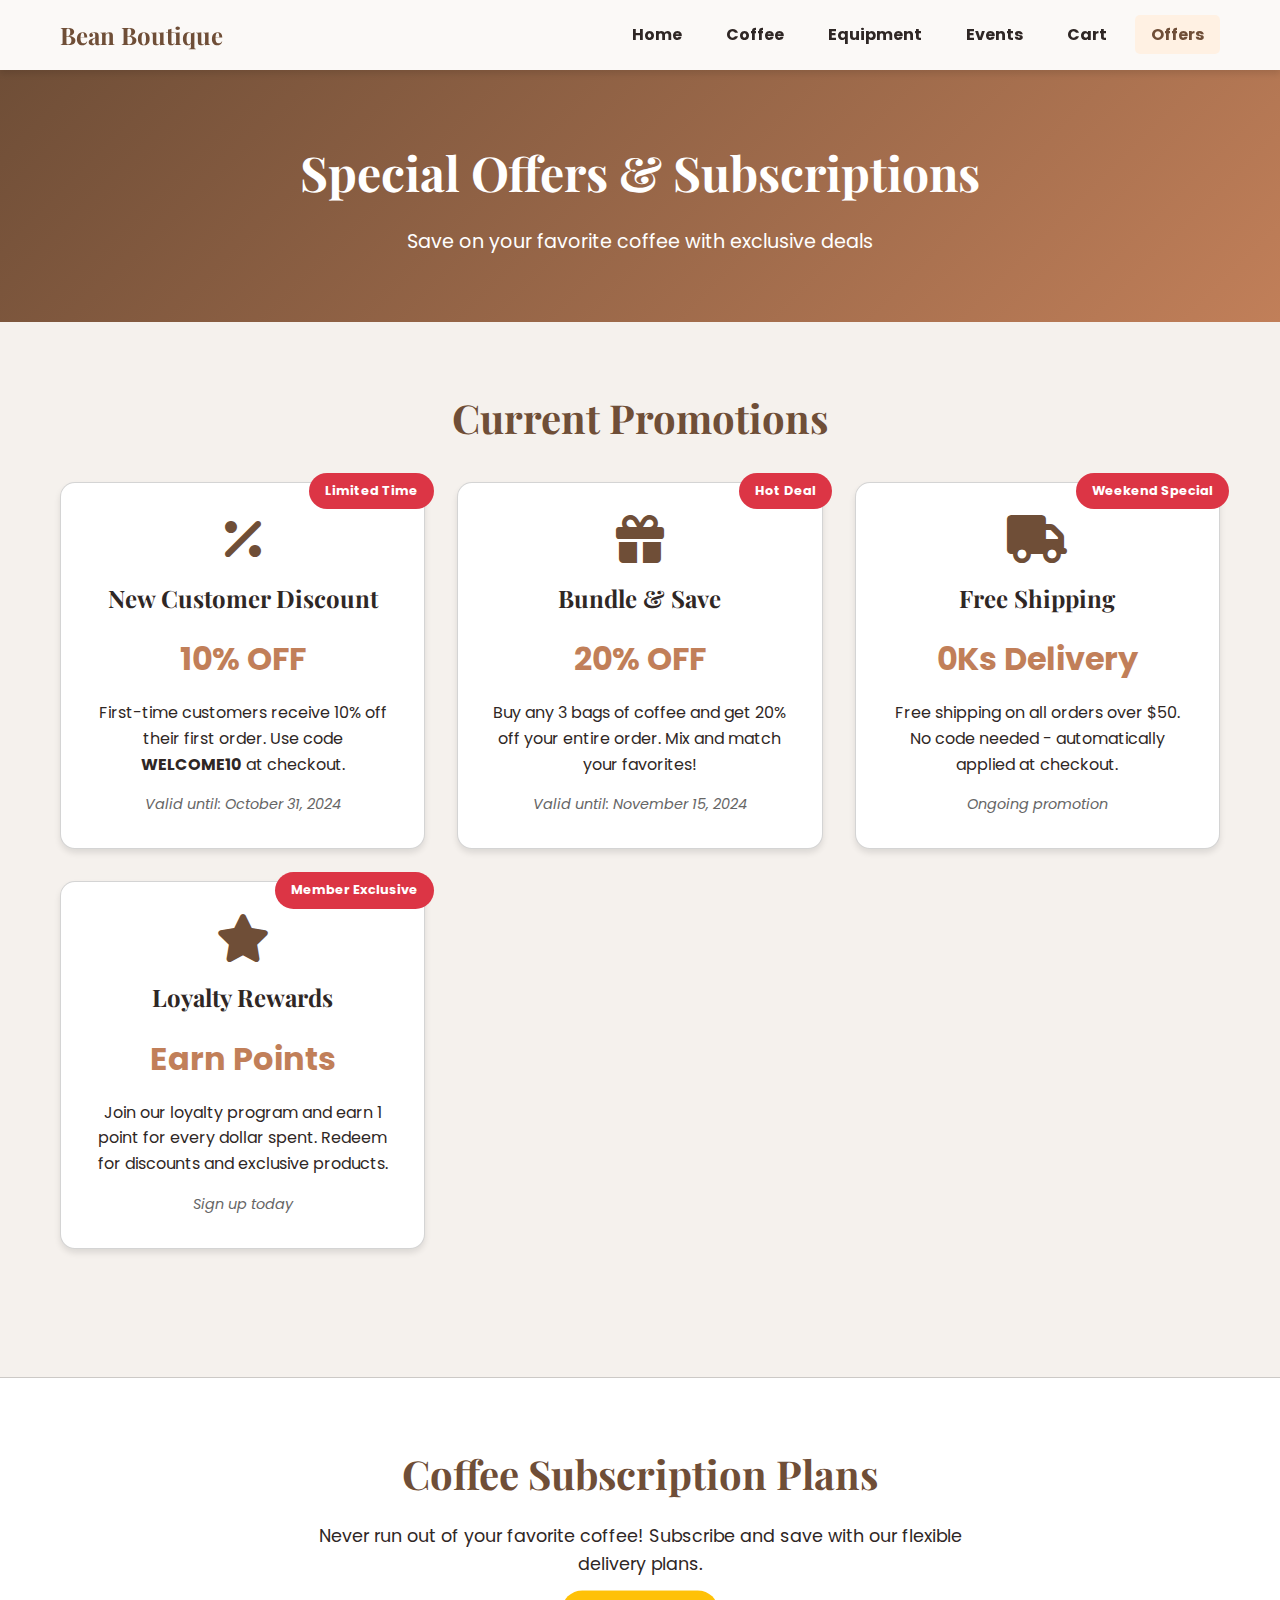
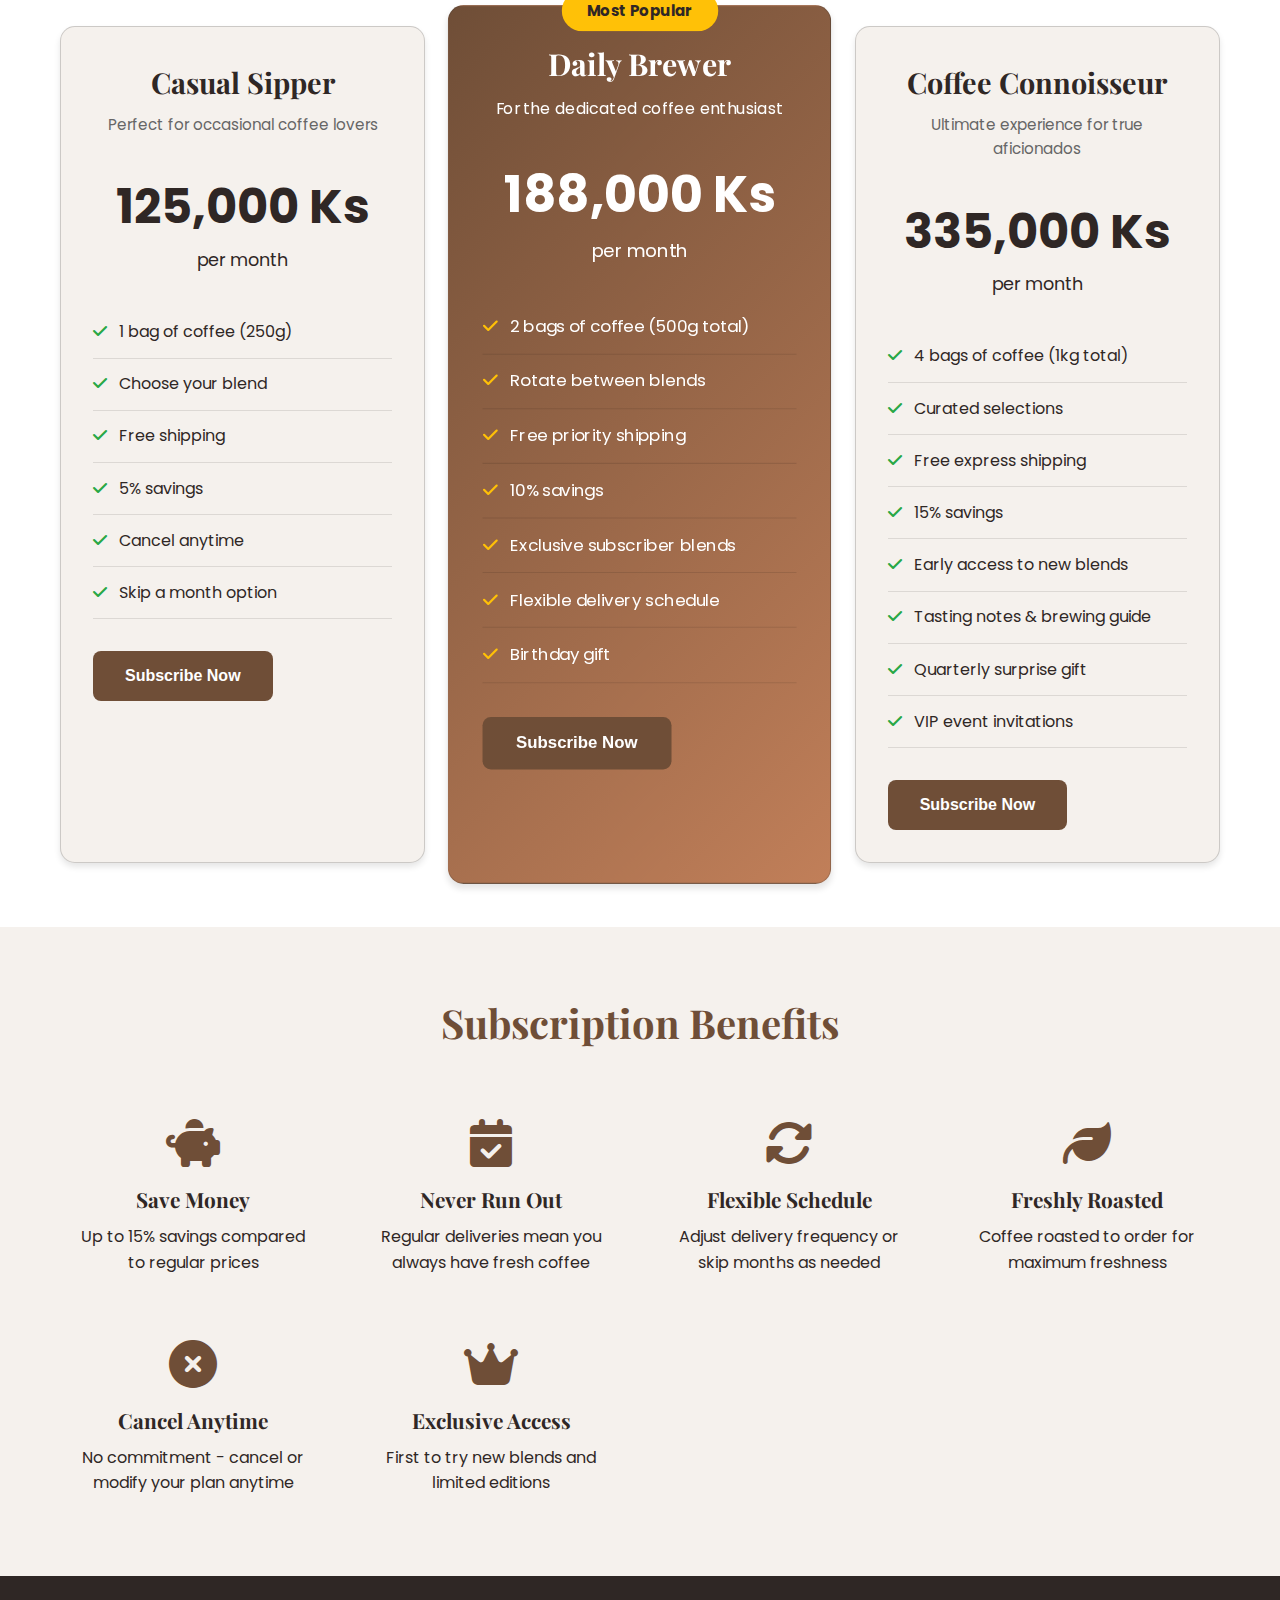
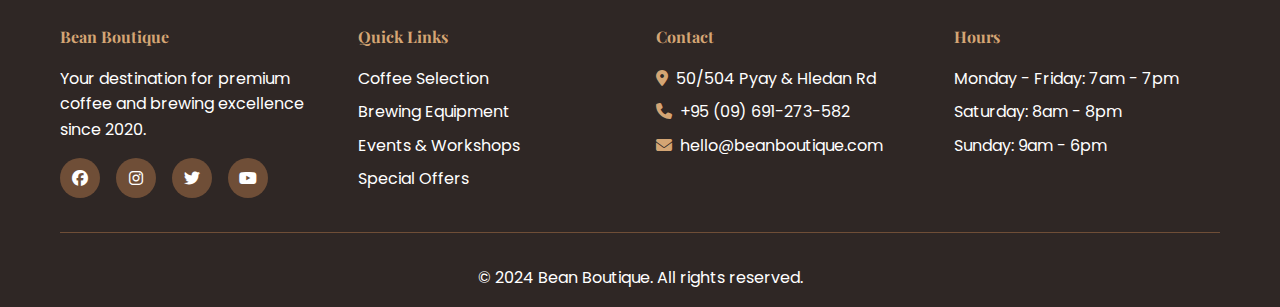
<file: offers.html>
<!DOCTYPE html>
<html lang="en">
<head>
    <meta charset="UTF-8">
    <meta name="viewport" content="width=device-width, initial-scale=1.0">
    <title>Special Offers - Bean Boutique</title>
    <link rel="stylesheet" href="styles.css">
    <link rel="stylesheet" href="https://cdnjs.cloudflare.com/ajax/libs/font-awesome/6.4.0/css/all.min.css">
    <link href="https://fonts.googleapis.com/css2?family=Playfair+Display:wght@400;700&family=Poppins:wght@300;400;600&display=swap" rel="stylesheet">
</head>
<body>
    <nav class="navbar">
        <div class="nav-container">
            <div class="logo">
                <span><a href="index.html">Bean Boutique</a></span>
            </div>
            <ul class="nav-menu">
                <li><a href="index.html">Home</a></li>
                <li><a href="coffee.html">Coffee</a></li>
                <li><a href="equipment.html">Equipment</a></li>
                <li><a href="events.html">Events</a></li>
                <li><a href="cart.html">Cart</a></li>
                <li><a href="offers.html" class="active">Offers</a></li>
            </ul>
            <div class="hamburger">
                <span></span>
                <span></span>
                <span></span>
            </div>
        </div>
    </nav>

    <header class="page-header">
        <div class="container">
            <h1>Special Offers & Subscriptions</h1>
            <p>Save on your favorite coffee with exclusive deals</p>
        </div>
    </header>

    <section class="promotions-section">
        <div class="container">
            <h2>Current Promotions</h2>
            <div class="promotions-grid">
                <div class="promo-card">
                    <div class="promo-badge">Limited Time</div>
                    <i class="fas fa-percentage promo-icon"></i>
                    <h3>New Customer Discount</h3>
                    <p class="promo-discount">10% OFF</p>
                    <p>First-time customers receive 10% off their first order. Use code <strong>WELCOME10</strong> at checkout.</p>
                    <p class="promo-validity">Valid until: October 31, 2024</p>
                </div>

                <div class="promo-card">
                    <div class="promo-badge">Hot Deal</div>
                    <i class="fas fa-gift promo-icon"></i>
                    <h3>Bundle & Save</h3>
                    <p class="promo-discount">20% OFF</p>
                    <p>Buy any 3 bags of coffee and get 20% off your entire order. Mix and match your favorites!</p>
                    <p class="promo-validity">Valid until: November 15, 2024</p>
                </div>

                <div class="promo-card">
                    <div class="promo-badge">Weekend Special</div>
                    <i class="fas fa-truck promo-icon"></i>
                    <h3>Free Shipping</h3>
                    <p class="promo-discount">0Ks Delivery</p>
                    <p>Free shipping on all orders over $50. No code needed - automatically applied at checkout.</p>
                    <p class="promo-validity">Ongoing promotion</p>
                </div>

                <div class="promo-card">
                    <div class="promo-badge">Member Exclusive</div>
                    <i class="fas fa-star promo-icon"></i>
                    <h3>Loyalty Rewards</h3>
                    <p class="promo-discount">Earn Points</p>
                    <p>Join our loyalty program and earn 1 point for every dollar spent. Redeem for discounts and exclusive products.</p>
                    <p class="promo-validity">Sign up today</p>
                </div>
            </div>
        </div>
    </section>

    <section class="subscription-section">
        <div class="container">
            <h2>Coffee Subscription Plans</h2>
            <p class="subscription-intro">Never run out of your favorite coffee! Subscribe and save with our flexible delivery plans.</p>
            
            <div class="subscription-grid">
                <div class="subscription-card">
                    <div class="plan-header">
                        <h3>Casual Sipper</h3>
                        <p class="plan-subtitle">Perfect for occasional coffee lovers</p>
                    </div>
                    <div class="plan-price">
                        <span class="price">125,000 Ks</span><br>
                        <span class="period">per month</span>
                    </div>
                    <ul class="plan-features">
                        <li><i class="fas fa-check"></i> 1 bag of coffee (250g)</li>
                        <li><i class="fas fa-check"></i> Choose your blend</li>
                        <li><i class="fas fa-check"></i> Free shipping</li>
                        <li><i class="fas fa-check"></i> 5% savings</li>
                        <li><i class="fas fa-check"></i> Cancel anytime</li>
                        <li><i class="fas fa-check"></i> Skip a month option</li>
                    </ul>
                    <button class="btn">Subscribe Now</button>
                </div>

                <div class="subscription-card featured">
                    <div class="plan-badge">Most Popular</div>
                    <div class="plan-header">
                        <h3>Daily Brewer</h3>
                        <p class="plan-subtitle">For the dedicated coffee enthusiast</p>
                    </div>
                    <div class="plan-price">
                        <span class="price">188,000 Ks</span><br>
                        <span class="period">per month</span>
                    </div>
                    <ul class="plan-features">
                        <li><i class="fas fa-check"></i> 2 bags of coffee (500g total)</li>
                        <li><i class="fas fa-check"></i> Rotate between blends</li>
                        <li><i class="fas fa-check"></i> Free priority shipping</li>
                        <li><i class="fas fa-check"></i> 10% savings</li>
                        <li><i class="fas fa-check"></i> Exclusive subscriber blends</li>
                        <li><i class="fas fa-check"></i> Flexible delivery schedule</li>
                        <li><i class="fas fa-check"></i> Birthday gift</li>
                    </ul>
                    <button class="btn">Subscribe Now</button>
                </div>

                <div class="subscription-card">
                    <div class="plan-header">
                        <h3>Coffee Connoisseur</h3>
                        <p class="plan-subtitle">Ultimate experience for true aficionados</p>
                    </div>
                    <div class="plan-price">
                        <span class="price">335,000 Ks</span><br>
                        <span class="period">per month</span>
                    </div>
                    <ul class="plan-features">
                        <li><i class="fas fa-check"></i> 4 bags of coffee (1kg total)</li>
                        <li><i class="fas fa-check"></i> Curated selections</li>
                        <li><i class="fas fa-check"></i> Free express shipping</li>
                        <li><i class="fas fa-check"></i> 15% savings</li>
                        <li><i class="fas fa-check"></i> Early access to new blends</li>
                        <li><i class="fas fa-check"></i> Tasting notes & brewing guide</li>
                        <li><i class="fas fa-check"></i> Quarterly surprise gift</li>
                        <li><i class="fas fa-check"></i> VIP event invitations</li>
                    </ul>
                    <button class="btn">Subscribe Now</button>
                </div>
            </div>
        </div>
    </section>

    <section class="subscription-benefits">
        <div class="container">
            <h2>Subscription Benefits</h2>
            <div class="benefits-grid">
                <div class="benefit-item">
                    <i class="fas fa-piggy-bank"></i>
                    <h4>Save Money</h4>
                    <p>Up to 15% savings compared to regular prices</p>
                </div>
                <div class="benefit-item">
                    <i class="fas fa-calendar-check"></i>
                    <h4>Never Run Out</h4>
                    <p>Regular deliveries mean you always have fresh coffee</p>
                </div>
                <div class="benefit-item">
                    <i class="fas fa-sync-alt"></i>
                    <h4>Flexible Schedule</h4>
                    <p>Adjust delivery frequency or skip months as needed</p>
                </div>
                <div class="benefit-item">
                    <i class="fas fa-leaf"></i>
                    <h4>Freshly Roasted</h4>
                    <p>Coffee roasted to order for maximum freshness</p>
                </div>
                <div class="benefit-item">
                    <i class="fas fa-times-circle"></i>
                    <h4>Cancel Anytime</h4>
                    <p>No commitment - cancel or modify your plan anytime</p>
                </div>
                <div class="benefit-item">
                    <i class="fas fa-crown"></i>
                    <h4>Exclusive Access</h4>
                    <p>First to try new blends and limited editions</p>
                </div>
            </div>
        </div>
    </section>

    <footer class="footer">
        <div class="container">
            <div class="footer-grid">
                <div class="footer-col">
                    <h4>Bean Boutique</h4>
                    <p>Your destination for premium coffee and brewing excellence since 2020.</p>
                    <div class="social-icons">
                        <a href="#"><i class="fab fa-facebook"></i></a>
                        <a href="#"><i class="fab fa-instagram"></i></a>
                        <a href="#"><i class="fab fa-twitter"></i></a>
                        <a href="#"><i class="fab fa-youtube"></i></a>
                    </div>
                </div>
                <div class="footer-col">
                    <h4>Quick Links</h4>
                    <ul>
                        <li><a href="coffee.html">Coffee Selection</a></li>
                        <li><a href="equipment.html">Brewing Equipment</a></li>
                        <li><a href="events.html">Events & Workshops</a></li>
                        <li><a href="offers.html">Special Offers</a></li>
                    </ul>
                </div>
                <div class="footer-col">
                    <h4>Contact</h4>
                    <ul>
                        <li><i class="fas fa-map-marker-alt"></i>50/504 Pyay & Hledan Rd</li>
                        <li><i class="fas fa-phone"></i>+95 (09) 691-273-582</li>
                        <li><i class="fas fa-envelope"></i>hello@beanboutique.com</li>
                    </ul>
                </div>
                <div class="footer-col">
                    <h4>Hours</h4>
                    <ul>
                        <li>Monday - Friday: 7am - 7pm</li>
                        <li>Saturday: 8am - 8pm</li>
                        <li>Sunday: 9am - 6pm</li>
                    </ul>
                </div>
            </div>
            <div class="footer-bottom">
                <p>&copy; 2024 Bean Boutique. All rights reserved.</p>
            </div>
        </div>
    </footer>

    <script src="script.js"></script>
</body>
</html>
</file>
<file: styles.css>
* {
    margin: 0;
    padding: 0;
    box-sizing: border-box;
}

:root {
    --primary-color: #6F4E37;
    --secondary-color: #D4A574;
    --accent-color: #C17F59;
    --dark-color: #2f2725;
    --light-color: #F5F1ED;
    --light-colorbg: #fff1e3;
    --white: #FFFFFF;
    --black: #39393938;
    --white-blur: rgba(255, 255, 255, 0.548);
    --shadow: 0 4px 6px rgba(0, 0, 0, 0.1);
    --shadow-lg: 0 10px 25px rgba(79, 50, 18, 0.316);
}

body {
    font-family: 'Poppins', sans-serif;
    line-height: 1.6;
    color: var(--dark-color);
    background-color: var(--light-color);
}

h1,
h2,
h3,
h4 {
    font-family: 'Playfair Display', serif;
}

.container {
    max-width: 1200px;
    margin: 0 auto;
    padding: 0 20px;
}

.navbar {
    background-color: var(--white-blur);
    backdrop-filter: blur(20px);
    box-shadow: var(--shadow);
    position: sticky;
    top: 0;
    z-index: 1000;
}

.nav-container {
    max-width: 1200px;
    margin: 0 auto;
    padding: 1rem 20px;
    display: flex;
    justify-content: space-between;
    align-items: center;
}

.logo {
    display: flex;
    align-items: center;
    gap: 10px;
    font-size: 1.5rem;
    font-weight: 700;
    color: var(--primary-color);
    font-family: 'Playfair Display', serif;
}

.logo a {
    text-decoration: none;
    color: var(--primary-color);
}

.logo i {
    font-size: 1.8rem;
}

.nav-menu {
    display: flex;
    list-style: none;
    gap: 0.75rem;
}

.nav-menu a {
    text-decoration: none;
    color: var(--dark-color);
    font-weight: 700;
    font-size: 16px;
    transition: all 0.3s ease;
    padding: 0.5rem 1rem;
    border-radius: 5px;
}

.nav-menu a:hover,
.nav-menu a.active {
    color: var(--primary-color);
    background-color: var(--light-colorbg);
    transform: translateY(-2px);
}

.cart-badge {
    background-color: #dc3545;
    color: var(--white);
    font-size: 0.75rem;
    padding: 2px 6px;
    border-radius: 10px;
    position: relative;
    top: -2px;
    right: -2px;
    font-weight: 700;
    transition: all 0.3s ease;
}

.cart-badge:empty {
    display: none;
}

.hamburger {
    display: none;
    flex-direction: column;
    cursor: pointer;
    gap: 4px;
}

.hamburger span {
    width: 25px;
    height: 3px;
    background-color: var(--primary-color);
    transition: all 0.3s ease;
}

.hero {
    position: relative;
    overflow: hidden;
}

.logo-section {
    padding: 1rem 0.5rem;
    align-items: center;
    display: flex;
    justify-content: center;
    border: 0.6px solid var(--black);
}

.logo-container {
    display: flex;
    overflow: hidden;
    justify-content: space-around;
    align-items: center; 
    background-color: #ffffff; 
    padding: 0.7rem; 
    border-radius: 15px;
    box-shadow: 0 4px 15px rgba(0, 0, 0, 0.05); 
    width: 96%; 
}

.logo-ani{
    display: flex;
    padding: 0 1rem;
    gap: 2.5rem;
    animation: slideLogos 10s linear infinite;
}

.logo-container img {
    max-height: 30px;
    margin: 5px;
}

@keyframes slideLogos {
    from {
        transform: translateX(0);
    }

    to {
        transform: translateX(-100%);
    }
}

.slideshow-container {
    position: relative;
    height: 600px;
}

.slide {
    display: none;
    position: relative;
    width: 100%;
    height: 100%;
}

.slide.active {
    display: block;
}

.slide img {
    width: 100%;
    height: 100%;
    object-fit: cover;
}

.slide-text {
    position: absolute;
    top: 50%;
    left: 50%;
    transform: translate(-50%, -50%);
    text-align: center;
    color: var(--white);
    background-color: rgba(51, 37, 25, 0.468);
    padding: 3rem;
    border-radius: 15px;
    backdrop-filter: blur(20px);
}

.slide-text h1 {
    font-size: 3rem;
    margin-bottom: 1rem;
    animation: fadeInUp 1s ease;
}

.slide-text p {
    font-size: 1.3rem;
    animation: fadeInUp 1.5s ease;
}

@keyframes fadeInUp {
    from {
        opacity: 0;
        transform: translateY(30px);
    }

    to {
        opacity: 1;
        transform: translateY(0);
    }
}

.fade {
    animation: fade 1s;
}

@keyframes fade {
    from {
        opacity: 0.4;
    }

    to {
        opacity: 1;
    }
}

.welcome-section {
    padding: 4rem 0;
    text-align: center;
    background-color: var(--white);
    border-bottom: 1px solid var(--black);
}

.welcome-section h2 {
    font-size: 2rem;
    margin-bottom: 1rem;
    color: var(--primary-color);
}

.welcome-section p {
    font-size: 1.1rem;
    max-width: 800px;
    margin: 0 auto;
    line-height: 1.8;
}

.features {
    padding: 4rem 0;
    border: 1px solid var(--black);
}

.feature-grid {
    display: grid;
    grid-template-columns: repeat(auto-fit, minmax(250px, 1fr));
    gap: 2rem;
    margin-top: 2rem;
}

.feature-box {
    background-color: var(--white);
    padding: 2rem;
    border-radius: 15px;
    text-align: center;
    box-shadow: var(--shadow);
    transition: all 0.3s ease;
}

.feature-box:hover {
    transform: translateY(-10px);
    box-shadow: var(--shadow-lg);
}

.feature-box i {
    font-size: 3rem;
    color: var(--primary-color);
    margin-bottom: 1rem;
}

.feature-box h3 {
    font-size: 1.5rem;
    margin-bottom: 1rem;
    color: var(--dark-color);
}

.feature-box p {
    margin-bottom: 1rem;
}

.btn-link {
    display: inline-block;
    color: var(--primary-color);
    text-decoration: none;
    font-weight: 600;
    transition: all 0.3s ease;
}

.btn-link:hover {
    color: var(--accent-color);
    transform: translateX(5px);
}

.btn-link::after {
    content: " →";
}

.community {
    padding: 4rem 0;
    background-color: var(--white);
}

.community h2 {
    text-align: center;
    font-size: 2.5rem;
    margin-bottom: 2rem;
    color: var(--primary-color);
}

.social-feed {
    max-width: 900px;
    max-width: 100%;
    margin: 0 auto;
}

.social-feed-grid {
    display: grid;
    grid-template-columns: repeat(auto-fit, minmax(280px, 1fr));
    gap: 1.5rem;
}

.social-post {
    background-color: var(--white);
    border: 1px solid var(--black);
    border-radius: 15px;
    box-shadow: var(--shadow);
    padding: 1.5rem;
    display: flex;
    flex-direction: column;
    gap: 1rem;
    transition: all 0.3s ease;
}

.social-post:hover {
    transform: translateY(-5px);
    box-shadow: var(--shadow-lg);
}

.post-header {
    display: flex;
    align-items: center;
    gap: 0.8rem;
}

.post-avatar {
    width: 50px;
    height: 50px;
    border-radius: 50%;
    object-fit: cover;
}

.post-user-info {
    display: flex;
    flex-direction: column;
}

.post-username {
    font-weight: 600;
    color: var(--dark-color);
}

.post-handle {
    font-size: 0.9rem;
    color: #666;
}

.post-image {
    width: 100%;
    border-radius: 10px;
    margin-top: 1rem;
}

.location {
    background-color: var(--white); 
    border-radius: 15px;
    box-shadow: var(--shadow);
    padding: 4rem 0;
}

.location h2 {
    text-align: center;
    font-size: 2.5rem;
    margin-bottom: 2rem;
    color: var(--primary-color);
}

.map-container {
    border-radius: 15px;
    border: 1px solid var(--black);
    overflow: hidden;
    box-shadow: var(--shadow);
}

.footer {
    background-color: var(--dark-color);
    color: var(--white);
    padding: 3rem 0 1rem;
}

.footer-grid {
    display: grid;
    grid-template-columns: repeat(auto-fit, minmax(250px, 1fr));
    gap: 2rem;
    margin-bottom: 2rem;
}

.footer-col h4 {
    margin-bottom: 1rem;
    color: var(--secondary-color);
}

.footer-col ul {
    list-style: none;
}

.footer-col ul li {
    margin-bottom: 0.5rem;
}

.footer-col ul li i {
    margin-right: 0.5rem;
    color: var(--secondary-color);
}

.footer-col a {
    color: var(--white);
    text-decoration: none;
    transition: color 0.3s ease;
}

.footer-col a:hover {
    color: var(--secondary-color);
}

.social-icons {
    display: flex;
    gap: 1rem;
    margin-top: 1rem;
}

.social-icons a {
    width: 40px;
    height: 40px;
    display: flex;
    align-items: center;
    justify-content: center;
    background-color: var(--primary-color);
    border-radius: 50%;
    transition: all 0.3s ease;
}

.social-icons a:hover {
    background-color: var(--secondary-color);
    transform: translateY(-3px);
}

.footer-bottom {
    text-align: center;
    padding-top: 2rem;
    border-top: 1px solid var(--primary-color);
}

.modal {
    display: none;
    position: fixed;
    z-index: 2000;
    left: 0;
    top: 0;
    width: 100vw;
    height: 100vh;
    background-color: rgba(0, 0, 0, 0.6);
    animation: fadeIn 0.3s ease;
}

@keyframes fadeIn {
    from {
        opacity: 0;
    }

    to {
        opacity: 1;
    }
}

.modal-content {
    background-color: var(--white);
    padding: 2rem;
    border-radius: 20px;
    max-width: 500px;
    text-align: center;
    box-shadow: var(--shadow-lg);
    animation: slideDown 0.5s ease;
    position: relative;
    border: 1px solid var(--black);
    width: 80%;
    margin: 20vh auto;
}

@keyframes slideDown {
    from {
        transform: translateY(-50px);
        opacity: 0;
    }

    to {
        transform: translateY(0);
        opacity: 1;
    }
}

.close {
    color: #aaa;
    float: right;
    font-size: 28px;
    font-weight: bold;
    cursor: pointer;
    transition: color 0.3s ease;
}

.close:hover {
    color: var(--dark-color);
}

.modal-content h2 {
    color: var(--primary-color);
    margin-bottom: 1rem;
}

.modal-form {
    margin-top: 2rem;
}

.modal-form input {
    width: 100%;
    padding: 1rem;
    margin-bottom: 1rem;
    border: 2px solid var(--light-color);
    border-radius: 8px;
    font-size: 1rem;
}

.btn {
    background-color: var(--primary-color);
    color: var(--white);
    padding: 1rem 2rem;
    border: none;
    border-radius: 8px;
    font-size: 1rem;
    font-weight: 600;
    cursor: pointer;
    transition: all 0.3s ease;
    text-decoration: none;
}

.btn:hover {
    background-color: var(--accent-color);
    transform: translateY(-2px);
    box-shadow: var(--shadow);
}

.btn-secondary {
    background-color: var(--secondary-color);
    text-decoration: none;
}

.page-header {
    background: linear-gradient(135deg, var(--primary-color), var(--accent-color));
    color: var(--white);
    padding: 4rem 0;
    text-align: center;
}

.page-header h1 {
    font-size: 3rem;
    margin-bottom: 1rem;
}

.page-header p {
    font-size: 1.2rem;
}

.search-section {
    padding: 2rem 0;
    background-color: var(--white);
    border-bottom: 1px solid var(--black);
}

.search-box {
    position: relative;
    max-width: 600px;
    margin: 0 auto;
}

.search-box input {
    width: 100%;
    padding: 1rem 3rem 1rem 1rem;
    border: 2px solid var(--light-color);
    border-radius: 50px;
    font-size: 1rem;
    transition: all 0.3s ease;
}

.search-box input:focus {
    outline: none;
    border-color: var(--primary-color);
    box-shadow: var(--shadow);
}

.search-box i {
    position: absolute;
    right: 1.5rem;
    top: 50%;
    transform: translateY(-50%);
    color: var(--primary-color);
    font-size: 1.2rem;
}

.coffee-catalogue {
    padding: 4rem 0;
}

.catalogue-grid {
    display: grid;
    grid-template-columns: repeat(auto-fill, minmax(320px, 1fr));
    gap: 2rem;
}

.product-card {
    background-color: var(--white);
    border-radius: 15px;
    overflow: hidden;
    box-shadow: var(--shadow);
    transition: all 0.3s ease;
}

.product-card:hover {
    transform: translateY(-10px);
    box-shadow: var(--shadow-lg);
}

.product-image {
    position: relative;
    height: 300px;
    overflow: hidden;
}

.product-image img {
    width: 100%;
    height: 100%;
    object-fit: cover;
    transition: transform 0.5s ease;
}

.product-card:hover .product-image img {
    transform: scale(1.1);
}

.product-badge {
    position: absolute;
    top: 1rem;
    right: 1rem;
    background-color: var(--primary-color);
    color: var(--white);
    padding: 0.5rem 1rem;
    border-radius: 20px;
    font-size: 0.9rem;
    font-weight: 600;
}

.product-info {
    padding: 1.5rem;
}

.product-info h3 {
    font-size: 1.5rem;
    margin-bottom: 0.5rem;
    color: var(--dark-color);
}

.coffee-price {
    font-size: 1.5rem;
    font-weight: 700;
    color: var(--primary-color);
    margin-bottom: 1rem;
    display: block;
}

.tasting-notes,
.brewing-method {
    margin-bottom: 1rem;
    padding: 0.8rem;
    background-color: var(--light-color);
    border-radius: 8px;
    font-size: 0.9rem;
}

.tasting-notes strong,
.brewing-method strong {
    color: var(--primary-color);
}

.description {
    margin-bottom: 1rem;
    line-height: 1.6;
}

.add-to-cart {
    width: 100%;
    margin-top: 1rem;
}

.equipment-section {
    padding: 4rem 0;
}

.equipment-grid {
    display: grid;
    gap: 3rem;
}

.equipment-card {
    background-color: var(--white);
    border-radius: 15px;
    overflow: hidden;
    box-shadow: var(--shadow);
    display: grid;
    grid-template-columns: 1fr 1.5fr;
    gap: 2rem;
    transition: all 0.3s ease;
}

.equipment-card:hover {
    box-shadow: var(--shadow-lg);
}

.equipment-image {
    height: 100%;
    min-height: 300px;
}

.equipment-image img {
    width: 100%;
    height: 100%;
    object-fit: cover;
}

.equipment-info {
    padding: 2rem;
    display: flex;
    flex-direction: column;
}

.equipment-info h3 {
    font-size: 1.8rem;
    margin-bottom: 1rem;
    color: var(--dark-color);
}

.equipment-description {
    margin-bottom: 1.5rem;
}

.usage-tips {
    background-color: var(--light-color);
    padding: 1.5rem;
    border-radius: 10px;
    margin-bottom: 1.5rem;
}

.usage-tips h4 {
    color: var(--primary-color);
    margin-bottom: 1rem;
    display: flex;
    align-items: center;
    gap: 0.5rem;
}

.usage-tips ul {
    padding-left: 1.5rem;
}

.usage-tips ul li {
    margin-bottom: 0.5rem;
}

.events-section {
    padding: 4rem 0;
}

.events-grid {
    display: grid;
    grid-template-columns: repeat(auto-fill, minmax(350px, 1fr));
    gap: 2rem;
}

.event-card {
    background-color: var(--white);
    border-radius: 15px;
    overflow: hidden;
    box-shadow: var(--shadow);
    transition: all 0.3s ease;
}

.event-card:hover {
    transform: translateY(-5px);
    box-shadow: var(--shadow-lg);
}

.event-image {
    position: relative;
    height: 200px;
}

.event-image img {
    width: 100%;
    height: 100%;
    object-fit: cover;
}

.event-date {
    position: absolute;
    top: 1rem;
    left: 1rem;
    background-color: var(--white);
    padding: 0.8rem 1rem;
    border-radius: 10px;
    text-align: center;
    box-shadow: var(--shadow);
}

.event-date .day {
    display: block;
    font-size: 1.8rem;
    font-weight: 700;
    color: var(--primary-color);
}

.event-date .month {
    display: block;
    font-size: 0.9rem;
    font-weight: 600;
    color: var(--dark-color);
}

.event-info {
    padding: 1.5rem;
}

.event-info h3 {
    font-size: 1.5rem;
    margin-bottom: 1rem;
    color: var(--dark-color);
}

.event-time,
.event-location {
    display: flex;
    align-items: center;
    gap: 0.5rem;
    margin-bottom: 0.5rem;
    color: var(--primary-color);
}

.event-description {
    margin: 1rem 0;
    line-height: 1.6;
}

.event-price {
    font-size: 1.2rem;
    font-weight: 700;
    color: var(--primary-color);
}

.registration-section {
    padding: 4rem 0;
    background-color: var(--white);
}

.registration-box {
    max-width: 600px;
    margin: 0 auto;
    background-color: var(--light-color);
    border: 1px solid var(--black);
    padding: 3rem;
    border-radius: 15px;
    box-shadow: var(--shadow);
}

.registration-box h2 {
    text-align: center;
    color: var(--primary-color);
    margin-bottom: 1rem;
}

.registration-box>p {
    text-align: center;
    margin-bottom: 2rem;
}

.event-form {
    display: flex;
    flex-direction: column;
    gap: 1.5rem;
}

.form-group {
    display: flex;
    flex-direction: column;
}

.form-group label {
    font-weight: 600;
    margin-bottom: 0.5rem;
    color: var(--dark-color);
}

.form-group input,
.form-group select {
    padding: 1rem;
    border: 2px solid var(--white);
    border-radius: 8px;
    font-size: 1rem;
    transition: all 0.3s ease;
}

.form-group input:focus,
.form-group select:focus {
    outline: none;
    border-color: var(--primary-color);
}

.form-message {
    margin-top: 1rem;
    padding: 1rem;
    border-radius: 8px;
    text-align: center;
    font-weight: 600;
    display: none;
}

.form-message.success {
    background-color: #d4edda;
    color: #155724;
    display: block;
}

.cart-section {
    padding: 4rem 0;
    min-height: 60vh;
}

.cart-container {
    display: grid;
    grid-template-columns: 2fr 1fr;
    gap: 2rem;
}

.cart-items {
    background-color: var(--white);
    padding: 2rem;
    border-radius: 15px;
    box-shadow: var(--shadow);
}

.cart-item {
    display: grid;
    grid-template-columns: 100px 1fr auto;
    gap: 1.5rem;
    padding: 1.5rem 0;
    border-bottom: 2px solid var(--light-color);
}

.cart-item:last-child {
    border-bottom: none;
}

.cart-item-image {
    width: 100px;
    height: 100px;
    border-radius: 16px;
    overflow: hidden;
}

.cart-item-image img {
    width: 100%;
    height: 100%;
    object-fit: cover;
}

.cart-item-details h4 {
    font-size: 1.2rem;
    margin-bottom: 0.5rem;
}

.cart-item-price {
    color: var(--primary-color);
    font-weight: 600;
    margin-bottom: 0.5rem;
}

.cart-item-quantity {
    display: flex;
    align-items: center;
    gap: 1rem;
    margin-top: 0.5rem;
}

.qty-btn {
    background-color: var(--light-color);
    border: none;
    width: 30px;
    height: 30px;
    border-radius: 5px;
    cursor: pointer;
    transition: all 0.3s ease;
}

.qty-btn:hover {
    background-color: var(--secondary-color);
}

.cart-item-actions {
    display: flex;
    align-items: center;
}

.remove-item {
    background: none;
    border: none;
    color: #dc3545;
    font-size: 1.5rem;
    cursor: pointer;
    transition: all 0.3s ease;
}

.remove-item:hover {
    transform: scale(1.2);
}

.cart-empty {
    text-align: center;
    padding: 4rem 2rem;
    display: none;
}

.cart-empty i {
    font-size: 5rem;
    color: var(--secondary-color);
    margin-bottom: 1rem;
}

.cart-empty h3 {
    font-size: 2rem;
    margin-bottom: 1rem;
    color: var(--dark-color);
}

.cart-empty-links {
    display: flex;
    gap: 1rem;
    justify-content: center;
    margin-top: 2rem;
    text-decoration: none;
}

.cart-summary {
    background-color: var(--white);
    padding: 2rem;
    border-radius: 15px;
    box-shadow: var(--shadow);
    height: fit-content;
    position: sticky;
    top: 100px;
    display: none;
}

.cart-summary h3 {
    font-size: 1.8rem;
    margin-bottom: 1.5rem;
    color: var(--primary-color);
}

.summary-row {
    display: flex;
    justify-content: space-between;
    margin-bottom: 1rem;
    font-size: 1.1rem;
}

.summary-divider {
    height: 2px;
    background-color: var(--light-color);
    margin: 1.5rem 0;
}

.summary-total {
    font-size: 1.3rem;
    font-weight: 700;
    color: var(--primary-color);
}

.btn-checkout {
    width: 100%;
    margin-top: 1.5rem;
}

.checkout-note {
    text-align: center;
    margin-top: 1rem;
    font-size: 0.9rem;
    color: #666;
}

.checkout-note i {
    color: #28a745;
}

.continue-shopping {
    display: block;
    text-align: center;
    margin-top: 1rem;
    color: var(--primary-color);
    text-decoration: none;
    font-weight: 600;
}

.continue-shopping:hover {
    text-decoration: underline;
}

.cart-features {
    padding: 3rem 0;
    background-color: var(--white);
    border: 1px solid var(--black);
}

.cart-features h2 {
    text-align: center
}

.features-grid {
    display: grid;
    grid-template-columns: repeat(auto-fit, minmax(200px, 1fr));
    gap: 2rem;
}

.feature-item {
    text-align: center;
}

.feature-item i {
    font-size: 2.5rem;
    color: var(--primary-color);
    margin-bottom: 1rem;
}

.feature-item h4 {
    font-size: 1.1rem;
    margin-bottom: 0.5rem;
}

.promotions-section {
    padding: 4rem 0;
    border-bottom: 1px solid var(--black);
}

.promotions-section h2 {
    text-align: center;
    font-size: 2.5rem;
    margin-bottom: 2rem;
    color: var(--primary-color);
}

.promotions-grid {
    display: grid;
    grid-template-columns: repeat(auto-fit, minmax(280px, 1fr));
    gap: 2rem;
    margin-bottom: 4rem;
}

.promo-card {
    background-color: var(--white);
    padding: 2rem;
    border-radius: 15px;
    border: 1px solid var(--black);
    box-shadow: var(--shadow);
    text-align: center;
    position: relative;
    transition: all 0.3s ease;
}

.promo-card:hover {
    transform: translateY(-5px);
    box-shadow: var(--shadow-lg);
}

.promo-badge {
    position: absolute;
    top: -10px;
    right: -10px;
    background-color: #dc3545;
    color: var(--white);
    padding: 0.5rem 1rem;
    border-radius: 20px;
    font-size: 0.8rem;
    font-weight: 700;
}

.promo-icon {
    font-size: 3rem;
    color: var(--primary-color);
    margin-bottom: 1rem;
}

.promo-card h3 {
    font-size: 1.5rem;
    margin-bottom: 1rem;
}

.promo-discount {
    font-size: 2rem;
    font-weight: 700;
    color: var(--accent-color);
    margin-bottom: 1rem;
}

.promo-validity {
    margin-top: 1rem;
    font-size: 0.9rem;
    color: #666;
    font-style: italic;
}

.subscription-section {
    padding: 4rem 0;
    background-color: var(--white);
}

.subscription-section h2 {
    text-align: center;
    font-size: 2.5rem;
    margin-bottom: 1rem;
    color: var(--primary-color);
}

.subscription-intro {
    text-align: center;
    max-width: 700px;
    margin: 0 auto 3rem;
    font-size: 1.1rem;
}

.subscription-grid {
    display: grid;
    grid-template-columns: repeat(auto-fit, minmax(300px, 1fr));
    gap: 2rem;
}

.subscription-card {
    background-color: var(--light-color);
    border-radius: 15px;
    border: 1px solid var(--black);
    padding: 2rem;
    box-shadow: var(--shadow);
    transition: all 0.3s ease;
    position: relative;
}

.subscription-card:hover {
    transform: translateY(-10px);
    box-shadow: var(--shadow-lg);
}

.subscription-card.featured {
    background: linear-gradient(135deg, var(--primary-color), var(--accent-color));
    color: var(--white);
    transform: scale(1.05);
}

.subscription-card.featured h3,
.subscription-card.featured .plan-subtitle,
.subscription-card.featured .price,
.subscription-card.featured .period {
    color: var(--white);
}

.plan-badge {
    position: absolute;
    top: -15px;
    left: 50%;
    transform: translateX(-50%);
    background-color: #ffc107;
    color: var(--dark-color);
    padding: 0.5rem 1.5rem;
    border-radius: 20px;
    font-weight: 700;
    font-size: 0.9rem;
}

.plan-header {
    text-align: center;
    margin-bottom: 2rem;
}

.plan-header h3 {
    font-size: 1.8rem;
    margin-bottom: 0.5rem;
}

.plan-subtitle {
    font-size: 0.95rem;
    color: #666;
}

.plan-price {
    text-align: center;
    margin-bottom: 2rem;
}

.price {
    font-size: 3rem;
    font-weight: 700;
}

.period {
    font-size: 1.1rem;
}

.plan-features {
    list-style: none;
    margin-bottom: 2rem;
}

.plan-features li {
    padding: 0.8rem 0;
    border-bottom: 1px solid rgba(0, 0, 0, 0.1);
}

.plan-features i {
    color: #28a745;
    margin-right: 0.5rem;
}

.subscription-card.featured .plan-features i {
    color: #ffc107;
}

.subscription-benefits {
    padding: 4rem 0;
}

.subscription-benefits h2 {
    text-align: center;
    font-size: 2.5rem;
    margin-bottom: 3rem;
    color: var(--primary-color);
}

.benefits-grid {
    display: grid;
    grid-template-columns: repeat(auto-fit, minmax(250px, 1fr));
    gap: 2rem;
}

.benefit-item {
    text-align: center;
    padding: 1rem;
}

.benefit-item i {
    font-size: 3rem;
    color: var(--primary-color);
    margin-bottom: 1rem;
}

.benefit-item h4 {
    font-size: 1.3rem;
    margin-bottom: 0.5rem;
}

.post-footer {
    display: flex;
    gap: 1.5rem;
    color: #666;
    font-size: 0.9rem;
}

.customer-reviews {
    padding: 2rem 0;
    border: 1px solid var(--black);
    background-color: var(--light-color);
}

.customer-reviews h2 {
    text-align: center;
    font-size: 2.5rem;
    margin-bottom: 2rem;
    color: var(--primary-color);
}

.review-slider {
    display: flex;
    overflow-x: auto;
    scroll-snap-type: x mandatory;
    padding-bottom: 1rem;
}

.review-slide {
    flex: none;
    width: 100%;
    scroll-snap-align: start;
    padding: 1rem;
}

.review {
    background-color: var(--white);
    border: 1px solid var(--black);
    border-radius: 15px;
    padding: 2rem;
    box-shadow: var(--shadow);
    text-align: center;
}

.reviewer {
    font-style: italic;
    margin-top: 1rem;
    color: var(--primary-color);
}

.review-slider-wrapper {
    position: relative;
}

.review-indicators {
    text-align: center;
    margin-top: 1rem;
}

.review-indicator {
    display: inline-block;
    width: 12px;
    height: 12px;
    background-color: var(--secondary-color);
    border-radius: 50%;
    margin: 0 5px;
    cursor: pointer;
    transition: background-color 0.3s ease;
}

.review-indicator.active {
    background-color: var(--primary-color);
}



@media (max-width: 768px) {
    .nav-menu {
        display: none;
        position: absolute;
        align-items: center;
        top: 100%;
        left: 0;
        width: 100%;
        background-color: var(--dark-color);
        flex-direction: column;
        padding: 2rem 0;
        box-shadow: var(--shadow);
        gap: 2rem;
    }

    .nav-menu a {
        color: var(--light-color);
    }

    .nav-menu.active {
        display: flex;
    }

    .hamburger {
        display: flex;
    }

    .modal .modal-content {
        width: 85%;
        padding: 20px;
        margin: 20vh auto;
    }

    .slide-text h1 {
        font-size: 2rem;
    }

    .slide-text p {
        font-size: 1rem;
    }

    .slideshow-container {
        height: 400px;
    }

    .page-header h1 {
        font-size: 2rem;
    }

    .features {
        padding: 2rem 0;
    }

    .feature-grid {
        margin-top: 0;
    }

    .location {
        padding: 2rem 0;
    }

    .equipment-section {
        padding: 2rem 0;
    }

    .equipment-card {
        grid-template-columns: 1fr;
        gap: 0;
    }

    .equipment-info {
        padding: 1.5rem;
    }

    .equipment-info .price {
        font-size: 2rem;
    }

    .cart-container {
        grid-template-columns: 1fr;
    }

    .coffee-catalogue {
        padding: 2rem 0;
    }

    .cart-item {
        grid-template-columns: 80px 1fr;
    }

    .cart-item-image {
        width: 80px;
        height: 80px;
    }

    .coffee-price {
        font-size: 1.3rem;
        font-weight: 700;
        color: var(--primary-color);
        margin-bottom: 1rem;
        display: block;
    }

    .cart-item-actions {
        grid-column: 2;
    }

    .promotions-section {
        padding: 1rem 0;
    }

    .promotions-section h2 {
        text-align: center;
        font-size: 2rem;
        margin-bottom: 2rem;
        color: var(--primary-color);
    }

    .promo-card {
        padding: 1.5rem;
    }

    .subscription-section h2 {
        text-align: center;
        font-size: 2rem;
        margin-bottom: 1rem;
        color: var(--primary-color);
    }

    .subscription-card {
        background-color: var(--light-color);
        border-radius: 15px;
        border: 1px solid var(--black);
        padding: 1.5rem;
        box-shadow: var(--shadow);
        transition: all 0.3s ease;
        position: relative;
    }

    .subscription-card .plan-header {
        margin-bottom: 1rem;
    }

    .subscription-card .plan-price {
        margin-bottom: 1rem;
    }

    .subscription-card .price {
        font-size: 2rem;
    }

    .subscription-card.featured {
        transform: scale(1);
        padding: 1.5rem;
    }

    .subscription-benefits h2 {
        text-align: center;
        font-size: 2rem;
        margin-bottom: 2rem;
        color: var(--primary-color);
    }
}


@media (max-width: 480px) {

    .feature-grid,
    .catalogue-grid,
    .events-grid {
        grid-template-columns: 1fr;
    }

    .slide-text {
        padding: 1.5rem;
    }

    .slide-text h1 {
        font-size: 1.5rem;
    }
}
</file>
